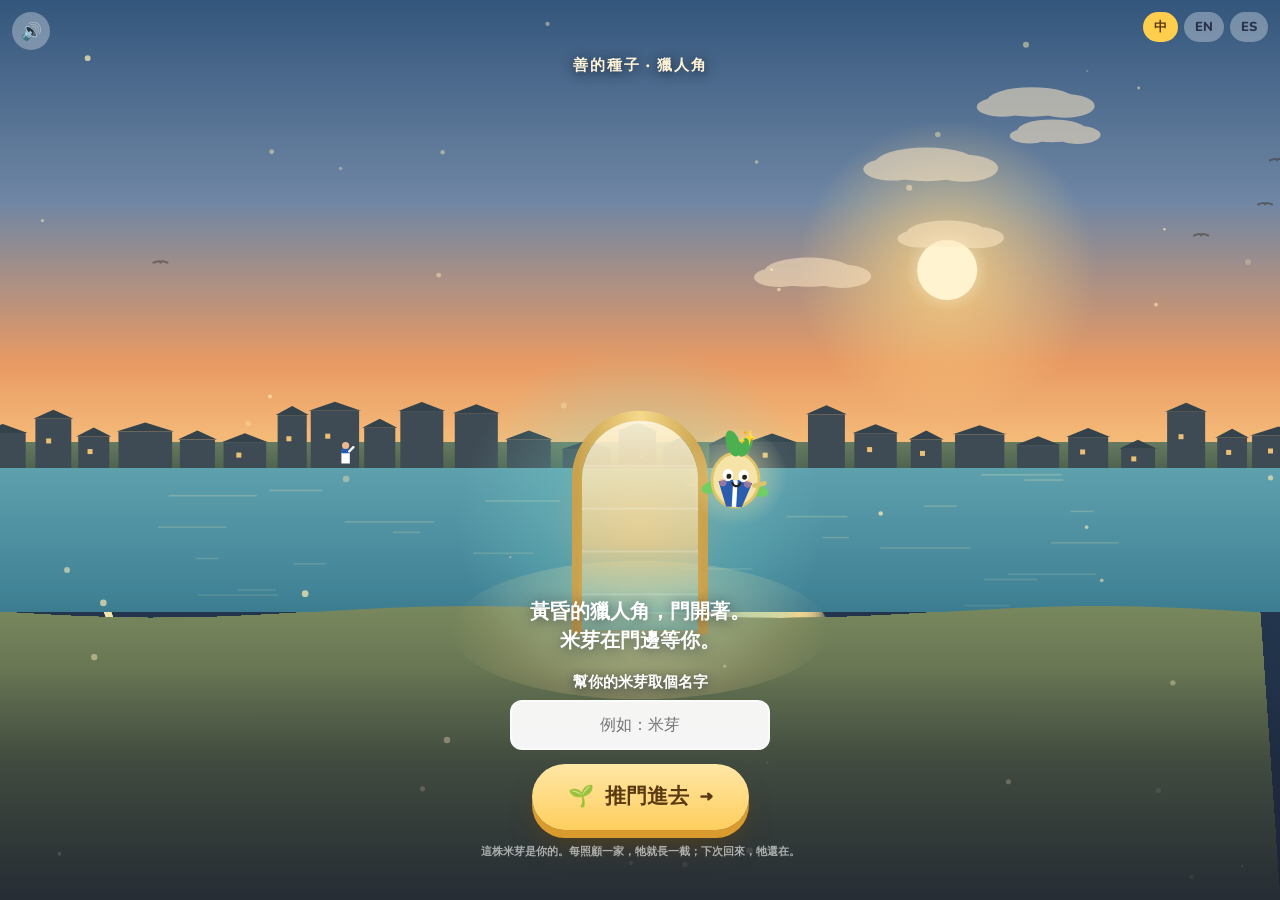
<file: index.html>
<!DOCTYPE html>
<html lang="zh-Hant">
<head>
<meta charset="UTF-8" />
<meta name="viewport" content="width=device-width, initial-scale=1.0, maximum-scale=1.0, user-scalable=no, viewport-fit=cover" />
<!-- Google Analytics (GA4) -->
<script async src="https://www.googletagmanager.com/gtag/js?id=G-555NV31SNC"></script>
<script>window.dataLayer=window.dataLayer||[];function gtag(){dataLayer.push(arguments);}gtag('js',new Date());gtag('config','G-555NV31SNC');</script>
<title>善的種子 · 獵人角 · Seeds of Kindness</title>
<meta name="description" content="善的種子 — 獵人角邁向第二十年的陪伴。第一關：關懷之夜 / Care at Dusk." />
<link rel="preconnect" href="https://fonts.googleapis.com" />
<link href="https://fonts.googleapis.com/css2?family=Baloo+2:wght@600;700;800&family=Nunito:wght@600;700;800&display=swap" rel="stylesheet" />
<link rel="stylesheet" href="src/css/style.css" />
</head>
<body>

<!-- 語言切換 + 靜音 -->
<div class="lang">
  <button data-l="zh">中</button>
  <button data-l="en">EN</button>
  <button data-l="es">ES</button>
</div>
<button id="mute" aria-label="mute">🔊</button>

<!-- ============ 永久玻璃浮層 HUD（嵌畫框四角；hub/關卡顯示） ============ -->
<div id="hudTime" class="ghud hidden"></div>
<div id="hudCoins" class="ghud hidden"></div>
<!-- 竹筒（投幣） -->
<div id="bamboo" class="hidden">
  <div id="bambooTube"><span id="bambooFill"></span><span id="bambooIco">🎍</span></div>
  <div id="bambooCount"></div>
  <button id="pourBtn" class="hidden"></button>
</div>
<!-- 永久金圈米芽（住在金色天使光圈裡，延續到結尾/hub，永不歸零） -->
<div id="sproutRing" class="hidden">
  <div class="ring-halo"></div>
  <div id="sproutPlant"></div>
  <div id="sproutStageName"></div>
</div>

<!-- ============ 善的任意門 · 開場動畫（純 Canvas） ============ -->
<section id="opening" class="screen">
  <canvas id="doorCanvas"></canvas>
  <div class="door-kicker" id="opKicker">善的種子 · 獵人角</div>
  <div class="door-ui">
    <div class="door-invite" id="opInvite"></div>
    <div class="door-name" id="opName">
      <label id="opNameLabel" for="sproutName">幫你的米芽取個名字</label>
      <input id="sproutName" type="text" maxlength="16" />
    </div>
    <div class="door-welcome hidden" id="opWelcome"></div>
    <button class="enter" id="beginBtn"><span class="leaf">🌱</span><span id="beginTxt">推門進去</span><span class="arrow">→</span></button>
    <p class="door-note" id="opHint"></p>
    <button class="switch-link hidden" id="switchName"></button>
  </div>
</section>

<!-- ============ HUB / 白天獵人角地圖（節點散落地圖上） ============ -->
<section id="hub" class="screen hidden">
  <div id="mapStage">
    <div id="hubMap"></div>
    <div id="dawnVeil"></div>
    <div id="prosperityLayer"></div>
    <div id="greenLayer"></div>
    <div id="airLayer"></div>
    <div id="pearlLayer"></div>
    <div id="bloomLayer"></div>
    <div id="growthTree"></div>
    <div id="pinLayer"></div>
  </div>
  <div id="hubTop">
    <h2 id="hubTitle">獵人角</h2>
    <div id="hubSub"></div>
  </div>
  <div id="milestones" class="collapsed">
    <button id="msHandle"></button>
    <div id="msBody"></div>
  </div>
  <button id="hubGear" aria-label="menu">⚙️</button>
  <button id="hubHelp" aria-label="help">？</button>
  <a id="hubFeedback" class="fbCircle" aria-label="feedback">💬</a>
  <div id="hubMenu" class="hidden">
    <button id="miSwitch"></button>
    <button id="miReplay"></button>
    <button id="miRestart"></button>
  </div>
  <div id="helpPanel" class="hidden">
    <div class="help-card">
      <h3 id="helpTitle"></h3>
      <ul id="helpBody"></ul>
      <button id="helpClose"></button>
    </div>
  </div>
</section>

<!-- ============ 關卡 · 關懷之夜 ============ -->
<div id="level">
  <!-- HUD：固定最上一條 -->
  <div id="hudBar"></div>

  <!-- 舞台：場景永遠完整可見，介面不蓋它 -->
  <div id="stage">
    <div id="sceneImg"></div>
    <div id="skyWarm"></div>
    <div id="darkLayer"></div>
    <div id="coldLayer"></div>
    <div id="vignette"></div>
    <div id="glowLayer"></div>
    <div id="spotlight"></div>
    <div id="spotRing"></div>
    <div id="clueLayer"></div>
    <div id="toast"></div>
  </div>

  <!-- 最底部一條半透明窄面板，可收合 -->
  <div id="panel">
    <button id="panelTab" aria-label="toggle panel"><span id="panelChevron">▾</span></button>
    <div id="panelBody">
      <div class="prow">
        <div class="plabel" id="notesH">📝 觀察筆記</div>
        <div class="notes" id="notes"></div>
      </div>
      <div class="prow">
        <div class="plabel" id="shelfH">🧺 物資架</div>
        <div class="shelf" id="shelf"></div>
      </div>
      <div class="prow packrow">
        <div class="plabel" id="packH">🎁 關懷包</div>
        <div class="pack" id="pack"></div>
        <button id="sendBtn" disabled>送出</button>
      </div>
    </div>
  </div>
</div>

<!-- ============ 關2 · 環保小尖兵（會呼吸的動態關卡） ============ -->
<div id="level2">
  <div id="l2scene">
    <div id="l2before"></div>     <!-- 改造前（灰濛） -->
    <div id="l2after"></div>      <!-- 改造後切片（就地揭曉，JS 注入） -->
    <div id="l2bloom"></div>      <!-- 全街綻放慶祝 -->
    <div id="l2fog"></div>        <!-- 飄移的霧 -->
    <div id="l2dust"></div>       <!-- 空氣光塵 -->
    <div id="l2birds"></div>      <!-- 偶爾飛過的鳥 -->
    <div id="l2dolls"></div>      <!-- 街越乾淨、社區越多人走出來（純氛圍） -->
    <div id="l2spots"></div>      <!-- 會發光的待整理點 -->
  </div>
  <div id="l2top">
    <div id="l2title"></div>
    <button id="l2leave"></button>
  </div>
  <div id="l2intro"></div>
  <div id="l2items"></div>
  <div id="l2bins"></div>
  <div id="l2end" class="hidden">
    <div class="card">
      <h1 id="l2endTitle"></h1>
      <div id="l2plant" class="endplant"></div>
      <p id="l2endLine" class="endwarm"></p>
      <div id="l2reward" class="endreward"></div>
      <div class="row">
        <button class="btn" id="l2again"></button>
        <button class="btn blue" id="l2hub"></button>
        <a class="btn fbBtn" id="l2fb"></a>
      </div>
    </div>
  </div>
</div>

<!-- ============ 關3 · 幸福校園 畢業感恩（感恩傳遞） ============ -->
<div id="level3">
  <div id="l3scene">
    <div id="l3sky"></div>
    <div id="l3bg"></div>
    <div id="l3soft"></div>
    <div id="l3sea"></div>
    <div id="l3kids"></div>
    <div id="l3petals"></div>
    <div id="l3egg"></div>
    <div id="l3hualien" class="hidden"></div>
    <div id="l3spots"></div>
    <div id="l3bloom"></div>
  </div>
  <div id="l3top">
    <div id="l3title"></div>
    <button id="l3leave"></button>
  </div>
  <div id="l3intro"></div>
  <div id="l3items"></div>
  <div id="l3targets"></div>
  <div id="l3end" class="hidden">
    <div class="card">
      <h1 id="l3endTitle"></h1>
      <div id="l3plant" class="endplant"></div>
      <p id="l3endLine" class="endwarm"></p>
      <div id="l3reward" class="endreward"></div>
      <div class="row">
        <button class="btn" id="l3again"></button>
        <button class="btn blue" id="l3hub"></button>
        <a class="btn fbBtn" id="l3fb"></a>
      </div>
    </div>
  </div>
</div>

<!-- ============ 關4 · 互助站「最後兩份」（resourceful_helper：問→湊→斡旋） ============ -->
<div id="level4">
  <div id="l4scene">
    <div id="l4bg"></div>        <!-- 互助站室內背景（載到才覆蓋漸層 fallback） -->
    <div id="l4soft"></div>      <!-- 柔光底＋暗角，主體清楚 -->
  </div>
  <div id="l4top">
    <div id="l4title"></div>
    <button id="l4leave"></button>
  </div>
  <!-- flex 直欄：物資（可換行）→ 客人 → 關懷包；不擋頂列/HUD，矮畫面也排得下 -->
  <div id="l4main">
    <!-- 上方：今天的物資（每樣自己一份；會變多 → 自動換行） -->
    <div id="l4pantryWrap">
      <div id="l4pantryHead"><span id="l4pantryLabel"></span></div>
      <div id="l4pantry"></div>
    </div>
    <!-- 中段：當前客人（圖＋對白＋多問一句） -->
    <div id="l4guest">
      <div id="l4guestArt"><div id="l4guestFig"></div></div>
      <div id="l4guestPanel">
        <div id="l4guestName"></div>
        <div id="l4dialogue"></div>
        <button id="l4askMore" class="l4mini hidden"></button>
      </div>
    </div>
    <!-- 下方：關懷包（湊）＋送出 -->
    <div id="l4bagWrap">
      <div id="l4bagHead"></div>
      <div id="l4bag"></div>
      <div id="l4actions"></div>   <!-- 送出關懷包，JS 注入 -->
    </div>
  </div>
  <!-- 稀缺時刻：送出含「最後一份新鮮、且別人也想要」時，必經此關（跳不過）。三個等價選項。 -->
  <div id="l4scarcity" class="hidden">
    <div class="l4sc-card">
      <div id="l4scLine" class="l4sc-line"></div>
      <div id="l4scOpts"></div>   <!-- 三個選項，JS 注入 -->
    </div>
  </div>
  <div id="l4end" class="hidden">
    <div class="card">
      <h1 id="l4endTitle"></h1>
      <div id="l4plant" class="endplant"></div>
      <p id="l4endLine" class="endwarm"></p>
      <p id="l4endQ" class="endwarm"></p>
      <p id="l4endHook" class="l4hook"></p>
      <div class="row">
        <button class="btn" id="l4again"></button>
        <button class="btn blue" id="l4hub"></button>
        <a class="btn fbBtn" id="l4fb"></a>
      </div>
    </div>
  </div>
</div>

<!-- ============ 結尾 · 天黑了 ============ -->
<section id="ending" class="screen hidden">
  <div class="bg" style="background-image:url('assets/images/rv_park_night.png')"></div>
  <div class="veil"></div>
  <div class="card">
    <h1 id="endTitle">天黑了</h1>
    <div id="endPlant" class="endplant"></div>
    <p id="endLine" style="font-size:14px;margin-top:8px"></p>
    <div class="big" id="endBig">0 / 5</div>
    <div id="endHomes" style="font-size:14px"></div>
    <div id="endSprout" style="font-size:14px;color:#bfe6c4;margin-top:10px"></div>
    <div id="endReward" class="endreward"></div>
    <p class="endwarm" id="endWarm"></p>
    <div class="row">
      <button class="btn" id="againBtn">再來一夜</button>
      <button class="btn blue" id="endHubBtn">回三福</button>
      <a class="btn fbBtn" id="endFb"></a>
    </div>
  </div>
</section>

<!-- ============ 靜心之門 Stillness Gate ============ -->
<section id="stillness" class="screen hidden">
  <canvas id="stillCanvas"></canvas>
  <button id="stillSkip" class="still-skip">略過 ›</button>
</section>

<!-- 資料 → i18n → 音效 → 開場動畫 → 引擎 -->
<script src="data/level1.js"></script>
<script src="data/config.js"></script>
<script src="src/js/i18n.js"></script>
<script src="src/js/audio.js"></script>
<script src="src/js/opening.js"></script>
<script src="src/js/game.js"></script>
</body>
</html>
</file>
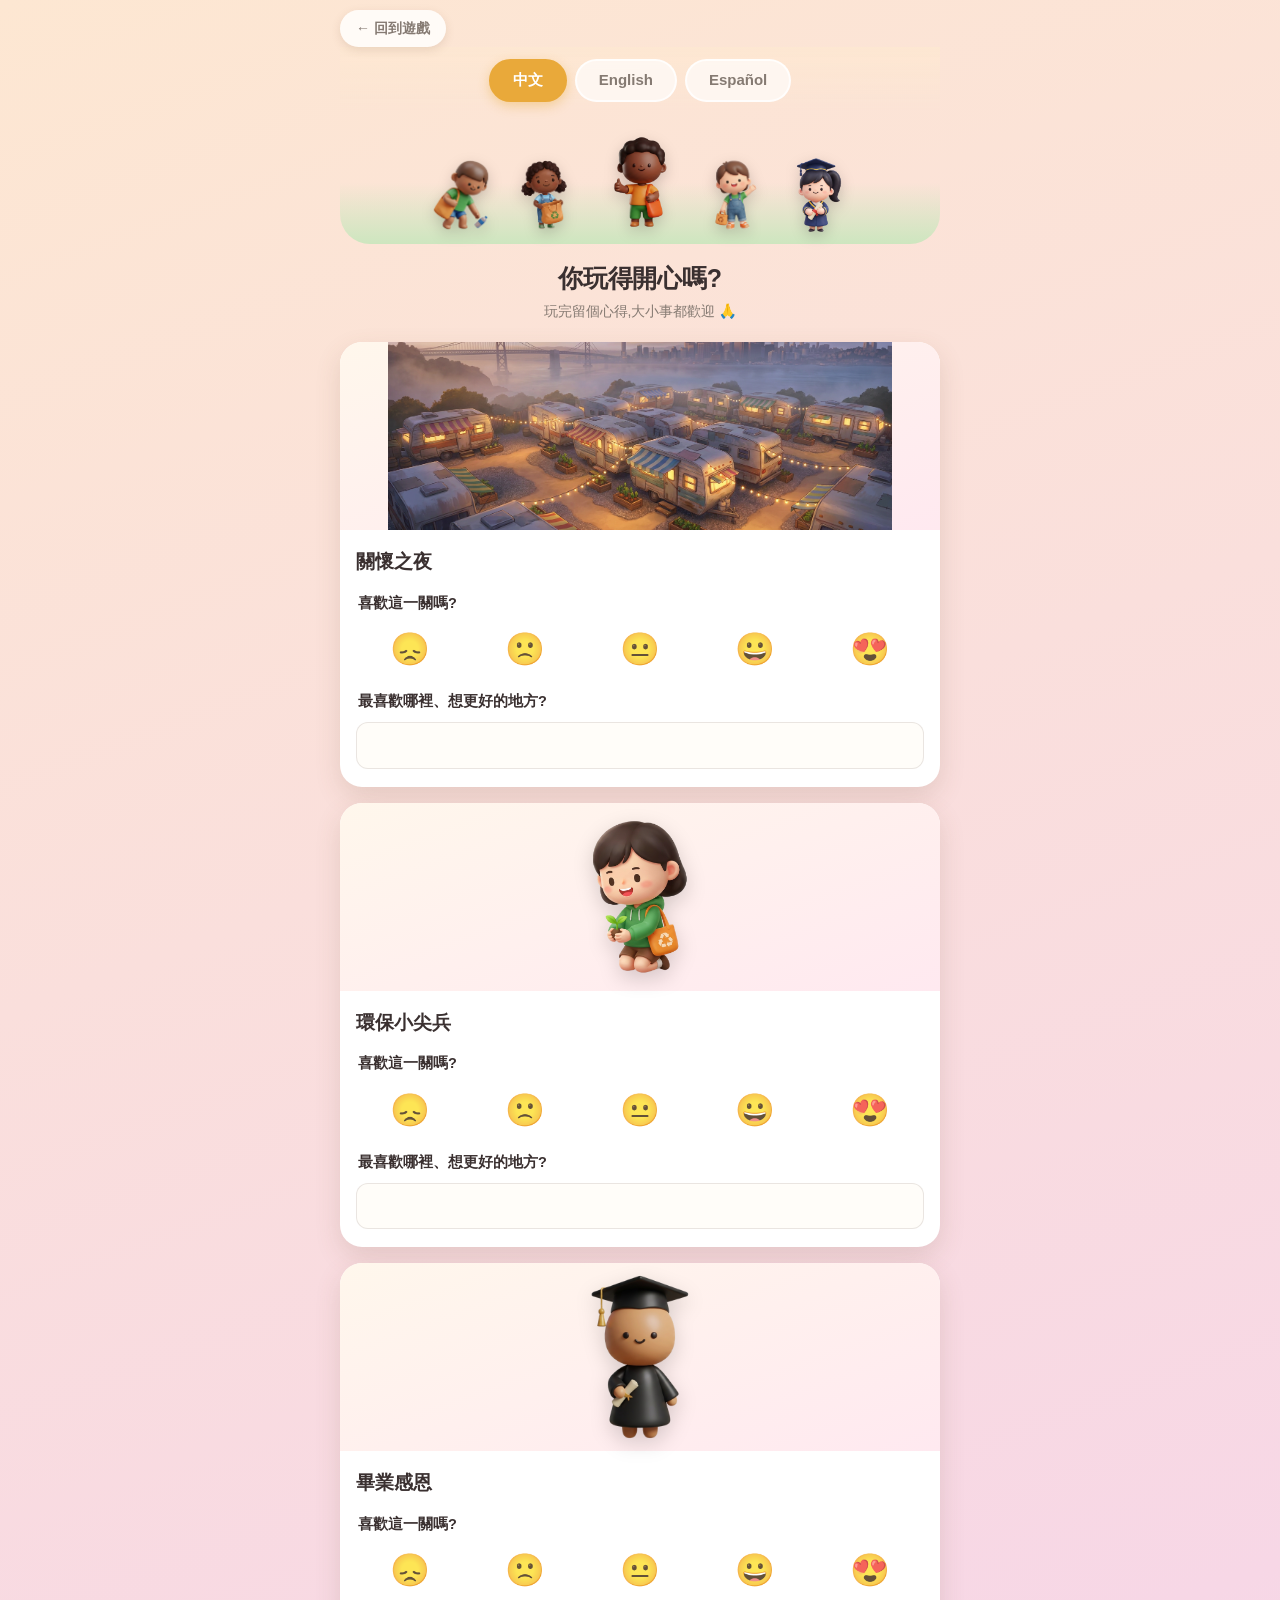
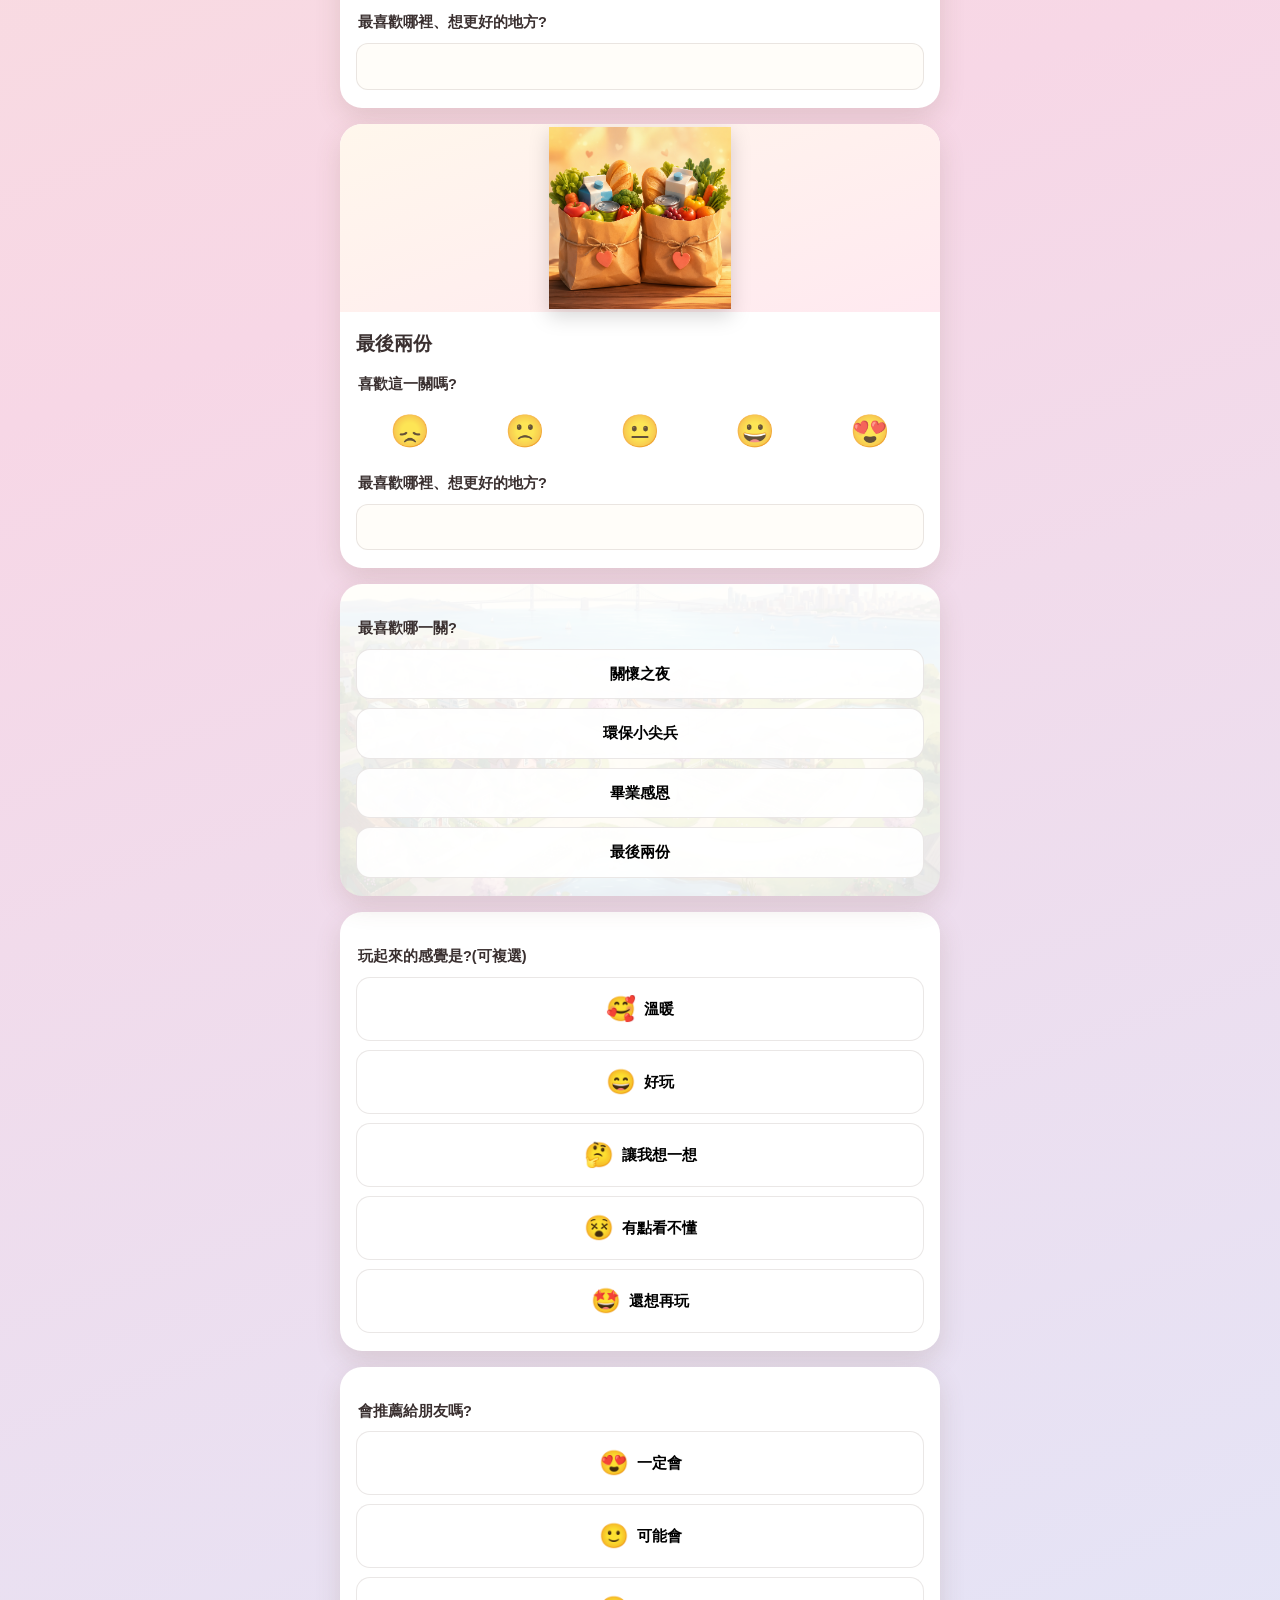
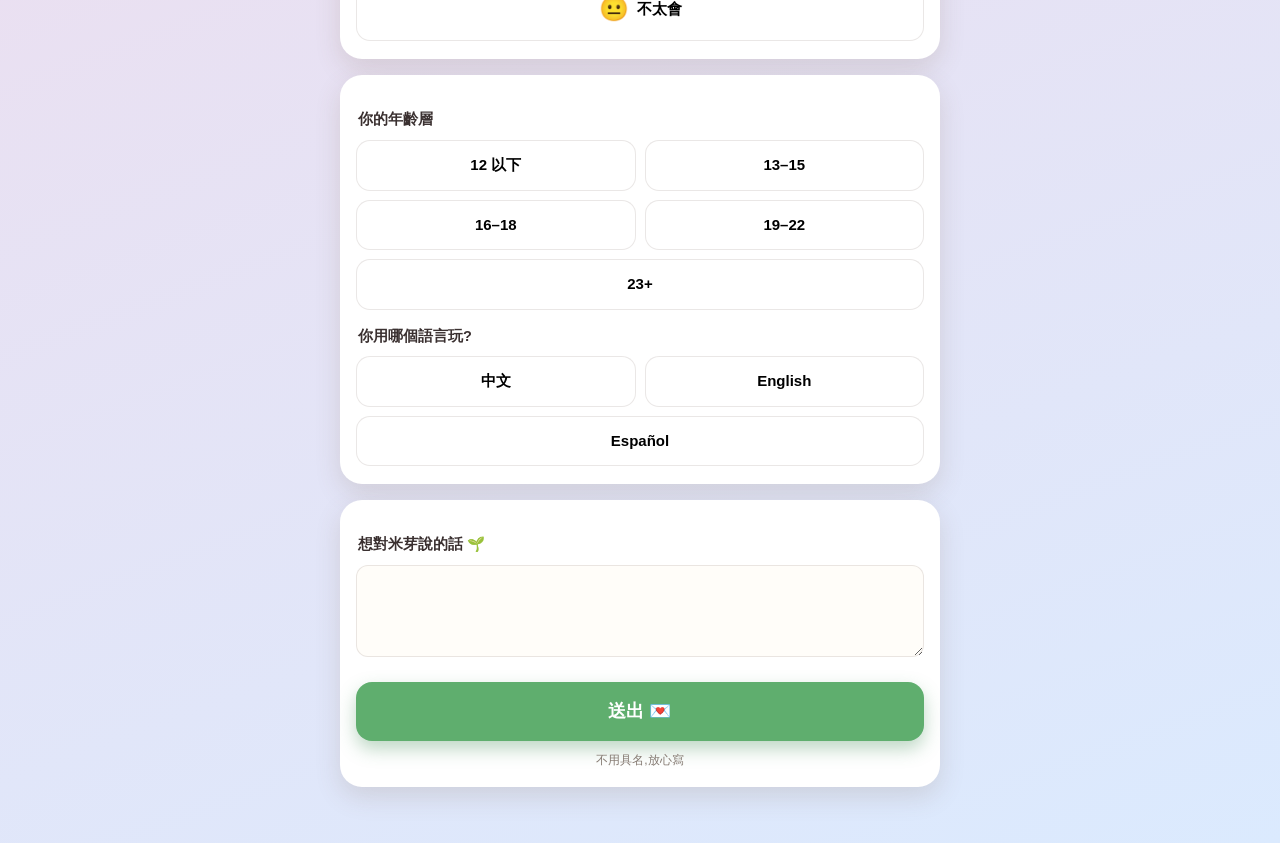
<file: feedback.html>
<!doctype html>
<html lang="zh-Hant">
<head>
<meta charset="utf-8">
<meta name="viewport" content="width=device-width, initial-scale=1, viewport-fit=cover">
<title>米芽 · 意見箱 · Miya Feedback</title>
<script async src="https://www.googletagmanager.com/gtag/js?id=G-555NV31SNC"></script>
<script>window.dataLayer=window.dataLayer||[];function gtag(){dataLayer.push(arguments);}gtag('js',new Date());gtag('config','G-555NV31SNC');</script>
<style>
  :root{
    --sky1:#fde7d2; --sky2:#f7d7e6; --sky3:#dbeafe; --grass:#cde6bf;
    --card:#ffffff; --ink:#3a3030; --ink-soft:#857a72;
    --green:#5fae6e; --green-d:#3f8a52; --gold:#e9a93a;
    --line:rgba(80,60,50,.12); --shadow:0 10px 26px rgba(120,90,60,.16);
  }
  *{box-sizing:border-box;-webkit-tap-highlight-color:transparent;}
  html,body{margin:0;padding:0;}
  body{font-family:"Noto Sans TC","PingFang TC",-apple-system,BlinkMacSystemFont,"Segoe UI",sans-serif;
    color:var(--ink);line-height:1.5;-webkit-font-smoothing:antialiased;
    background:linear-gradient(160deg,var(--sky1),var(--sky2) 45%,var(--sky3));min-height:100vh;
    padding:0 16px calc(40px + env(safe-area-inset-bottom));}
  .wrap{max-width:600px;margin:0 auto;}
  /* language toggle */
  .lang{position:sticky;top:0;z-index:20;display:flex;gap:8px;justify-content:center;
    padding:12px 0 8px;background:linear-gradient(180deg,var(--sky1),rgba(253,231,210,.0));}
  .lang button{border:2px solid rgba(255,255,255,.8);background:rgba(255,255,255,.65);color:var(--ink-soft);
    font:inherit;font-weight:800;font-size:15px;padding:8px 22px;border-radius:999px;cursor:pointer;backdrop-filter:blur(4px);}
  .lang button.on{background:var(--gold);color:#fff;border-color:var(--gold);box-shadow:0 4px 12px rgba(233,169,58,.4);}
  /* welcome */
  .welcome{display:flex;align-items:flex-end;justify-content:center;gap:1px;margin:6px 0 0;
    padding:12px 4px 8px;background:linear-gradient(180deg,transparent 52%,var(--grass));border-radius:0 0 30px 30px;}
  .welcome img{width:clamp(54px,17vw,82px);height:auto;object-fit:contain;filter:drop-shadow(0 5px 7px rgba(0,0,0,.18));}
  .welcome img.big{width:clamp(74px,23vw,108px);}
  header{text-align:center;padding:8px 8px 4px;}
  h1{font-size:25px;font-weight:800;margin:8px 0 4px;letter-spacing:-.01em;}
  .sub{color:var(--ink-soft);font-size:14px;margin:0;}
  .card{background:var(--card);border-radius:22px;box-shadow:var(--shadow);padding:0 0 18px;margin:16px 0;overflow:hidden;}
  .cardimg{height:188px;display:flex;align-items:center;justify-content:center;
    background:linear-gradient(160deg,#fff7ec,#ffe9f0);}
  .cardimg img{max-height:182px;max-width:84%;object-fit:contain;filter:drop-shadow(0 7px 10px rgba(0,0,0,.16));}
  .cardimg.wide img{width:100%;height:188px;max-height:none;object-fit:cover;filter:none;}
  .body{padding:6px 16px 0;}
  .gt{font-size:19px;font-weight:800;margin:12px 0 0;}
  .q{font-size:14.5px;font-weight:700;margin:16px 2px 9px;}
  .faces{display:flex;justify-content:space-between;gap:6px;}
  .faces button{flex:1;font-size:32px;background:none;border:2px solid transparent;border-radius:14px;
    padding:8px 0;cursor:pointer;line-height:1;opacity:.82;transition:transform .12s,opacity .12s,background .12s;}
  .faces button:active{transform:scale(.9);}
  .faces button.sel{background:#fff6e6;border-color:var(--gold);transform:scale(1.14);opacity:1;}
  textarea,input[type=text]{width:100%;border:1.5px solid var(--line);border-radius:12px;font:inherit;font-size:15px;
    padding:11px 12px;resize:vertical;background:#fffdf9;}
  textarea:focus,input:focus{outline:2px solid var(--gold);outline-offset:1px;}
  /* favorite card with faint background */
  .favcard{position:relative;overflow:hidden;}
  .favcard::before{content:"";position:absolute;inset:0;
    background:url('https://aadl11.github.io/kindness-seeds-/assets/images/KS_hunters_point_map.png') center/cover;
    opacity:.14;}
  .favcard .body{position:relative;}
  .chips{display:flex;flex-direction:column;gap:9px;}
  .chips button{border:1.5px solid var(--line);background:rgba(255,255,255,.92);font:inherit;font-weight:800;font-size:15px;
    padding:13px 16px;border-radius:14px;cursor:pointer;text-align:center;}
  .chips button.sel{background:var(--green);color:#fff;border-color:var(--green);}
  /* 一指點大顆選項：情緒（可複選）大 emoji；年齡兩欄換行 */
  .chips button .em{font-size:24px;margin-right:8px;vertical-align:-3px;}
  .chips.wrap{flex-direction:row;flex-wrap:wrap;}
  .chips.wrap button{flex:1 1 44%;}
  .send{display:block;width:100%;margin:18px 0 0;background:var(--green);color:#fff;border:none;font:inherit;
    font-weight:800;font-size:18px;padding:16px;border-radius:16px;cursor:pointer;box-shadow:0 8px 18px rgba(63,138,82,.34);}
  .send:active{transform:translateY(1px);}
  .hint{text-align:center;color:var(--ink-soft);font-size:12px;margin:10px 2px 0;}
  .thanks{position:fixed;inset:0;background:linear-gradient(160deg,var(--sky1),var(--sky3));display:none;
    flex-direction:column;align-items:center;justify-content:center;text-align:center;padding:30px;z-index:60;}
  .thanks.show{display:flex;animation:fade .5s ease;}
  @keyframes fade{from{opacity:0;}to{opacity:1;}}
  .thanks .bloom{font-size:88px;animation:pop .6s cubic-bezier(.2,1.4,.4,1);}
  @keyframes pop{0%{transform:scale(0) rotate(-18deg);}100%{transform:scale(1);}}
  .thanks h2{font-size:26px;margin:14px 0 6px;}
  .thanks p{color:var(--ink-soft);font-size:15px;margin:0;}
  .thanks .back{display:inline-block;margin-top:24px;background:var(--green);color:#fff;text-decoration:none;
    font-weight:800;font-size:16px;padding:13px 28px;border-radius:14px;box-shadow:0 8px 18px rgba(63,138,82,.34);}
  .topback{position:sticky;top:0;z-index:30;align-self:flex-start;display:inline-flex;align-items:center;
    margin:10px 0 0;padding:8px 16px;border:none;border-radius:999px;cursor:pointer;
    background:rgba(255,255,255,.82);color:var(--ink-soft);font:inherit;font-weight:800;font-size:14px;
    box-shadow:0 3px 10px rgba(120,90,60,.15);backdrop-filter:blur(4px);}
  @media(prefers-reduced-motion:reduce){*{animation:none!important;transition:none!important;}}
</style>
</head>
<body>
<div class="wrap">
  <button type="button" class="topback" data-t="back2" onclick="backToGame()">← 回到遊戲</button>
  <div class="lang">
    <button data-lang="zh" class="on">中文</button>
    <button data-lang="en">English</button>
    <button data-lang="es">Español</button>
  </div>

  <div class="welcome">
    <img src="https://aadl11.github.io/kindness-seeds-/assets/images/ranger_pickup.png" alt="">
    <img src="https://aadl11.github.io/kindness-seeds-/assets/images/ranger_bagopen_brown.png" alt="">
    <img class="big" src="https://aadl11.github.io/kindness-seeds-/assets/images/ranger_thumbsup_deep.png" alt="">
    <img src="https://aadl11.github.io/kindness-seeds-/assets/images/ranger_wave.png" alt="">
    <img src="https://aadl11.github.io/kindness-seeds-/assets/images/grad_kid_asia_girl.png" alt="">
  </div>

  <header>
    <h1 data-t="fun">你玩得開心嗎?</h1>
    <p class="sub" data-t="sub">玩完留個心得,大小事都歡迎 🙏</p>
  </header>

  <div class="card">
    <div class="cardimg wide"><img src="https://aadl11.github.io/kindness-seeds-/assets/images/rv_park_dusk.png" alt=""></div>
    <div class="body">
      <div class="gt" data-t="g1">關懷之夜</div>
      <div class="q" data-t="like">喜歡這一關嗎?</div>
      <div class="faces" data-rate="dusk"></div>
      <div class="q" data-t="part">最喜歡哪裡、想更好的地方?</div>
      <input type="text" data-note="dusk">
    </div>
  </div>

  <div class="card">
    <div class="cardimg"><img src="https://aadl11.github.io/kindness-seeds-/assets/images/ranger_plant_asia.png" alt=""></div>
    <div class="body">
      <div class="gt" data-t="g2">環保小尖兵</div>
      <div class="q" data-t="like">喜歡這一關嗎?</div>
      <div class="faces" data-rate="eco"></div>
      <div class="q" data-t="part">最喜歡哪裡、想更好的地方?</div>
      <input type="text" data-note="eco">
    </div>
  </div>

  <div class="card">
    <div class="cardimg"><img src="https://aadl11.github.io/kindness-seeds-/assets/images/grad_kid_tan.png" alt=""></div>
    <div class="body">
      <div class="gt" data-t="g3">畢業感恩</div>
      <div class="q" data-t="like">喜歡這一關嗎?</div>
      <div class="faces" data-rate="grad"></div>
      <div class="q" data-t="part">最喜歡哪裡、想更好的地方?</div>
      <input type="text" data-note="grad">
    </div>
  </div>

  <div class="card">
    <div class="cardimg"><img src="https://aadl11.github.io/kindness-seeds-/assets/images/last2_packages.png" alt=""></div>
    <div class="body">
      <div class="gt" data-t="g4">最後兩份</div>
      <div class="q" data-t="like">喜歡這一關嗎?</div>
      <div class="faces" data-rate="last2"></div>
      <div class="q" data-t="part">最喜歡哪裡、想更好的地方?</div>
      <input type="text" data-note="last2">
    </div>
  </div>

  <div class="card favcard"><div class="body" style="padding-top:18px">
    <div class="q" data-t="fav">最喜歡哪一關?</div>
    <div class="chips" data-fav>
      <button data-v="關懷之夜" data-t="g1">關懷之夜</button>
      <button data-v="環保小尖兵" data-t="g2">環保小尖兵</button>
      <button data-v="畢業感恩" data-t="g3">畢業感恩</button>
      <button data-v="The Last Two" data-t="g4">最後兩份</button>
    </div>
  </div></div>

  <div class="card"><div class="body" style="padding-top:18px">
    <div class="q" data-t="feel">玩起來的感覺是?(可複選)</div>
    <div class="chips" data-feel>
      <button data-v="🥰 Warm"><span class="em">🥰</span><span data-t="feelW">溫暖</span></button>
      <button data-v="😄 Fun"><span class="em">😄</span><span data-t="feelF">好玩</span></button>
      <button data-v="🤔 Made me think"><span class="em">🤔</span><span data-t="feelT">讓我想一想</span></button>
      <button data-v="😵 Confusing"><span class="em">😵</span><span data-t="feelC">有點看不懂</span></button>
      <button data-v="🤩 Want more"><span class="em">🤩</span><span data-t="feelM">還想再玩</span></button>
    </div>
  </div></div>

  <div class="card"><div class="body" style="padding-top:18px">
    <div class="q" data-t="rec">會推薦給朋友嗎?</div>
    <div class="chips" data-rec>
      <button data-v="😍 Definitely"><span class="em">😍</span><span data-t="recD">一定會</span></button>
      <button data-v="🙂 Maybe"><span class="em">🙂</span><span data-t="recM">可能會</span></button>
      <button data-v="😐 Not really"><span class="em">😐</span><span data-t="recN">不太會</span></button>
    </div>
  </div></div>

  <div class="card"><div class="body" style="padding-top:18px">
    <div class="q" data-t="age">你的年齡層</div>
    <div class="chips wrap" data-age>
      <button data-v="Under 12" data-t="ageA">12 以下</button>
      <button data-v="13–15" data-t="ageB">13–15</button>
      <button data-v="16–18" data-t="ageC">16–18</button>
      <button data-v="19–22" data-t="ageD">19–22</button>
      <button data-v="23+" data-t="ageE">23+</button>
    </div>
    <div class="q" data-t="langq">你用哪個語言玩?</div>
    <div class="chips wrap" data-langq>
      <button data-v="中文">中文</button>
      <button data-v="English">English</button>
      <button data-v="Español">Español</button>
    </div>
  </div></div>

  <div class="card"><div class="body" style="padding-top:18px">
    <div class="q" data-t="say">想對米芽說的話 🌱</div>
    <textarea data-say rows="3"></textarea>
    <button class="send" data-t="send">送出 💌</button>
    <p class="hint" data-t="hint">不用具名,放心寫</p>
  </div></div>
</div>

<div class="thanks" id="thanks">
  <div class="bloom">🌷</div>
  <h2 data-t="tyt">謝謝你!</h2>
  <p data-t="typ">你的心意,米芽收到了 🌱</p>
  <a class="back" data-t="back" href="https://aadl11.github.io/kindness-seeds-/">← 回到米芽</a>
</div>

<script>
/* 回饋進你的 Google 表單（收在試算表，不進信箱）。用「取得預先填入的連結」拿這些值。
   注意：所有 data-v（送出的後臺值）必須和 Google 表單裡的選項字串「完全一致」（含 emoji 與空格），
   對不上會被表單丟棄。要改值，直接改 HTML 裡各按鈕的 data-v 即可。 */
const FORM={action:"https://docs.google.com/forms/d/e/1FAIpQLScKNF-Zf4MCRWkgPi8QtvzAM-bjwyX4MUyQxSX6hhBUyjPyPg/formResponse",
  rate_dusk:"entry.1512668895",note_dusk:"entry.1210453746",
  rate_eco:"entry.1299571165",note_eco:"entry.1619848509",
  rate_grad:"entry.1405941511",note_grad:"entry.477412929",
  rate_last2:"entry.1222687655",note_last2:"entry.2143973026",
  fav:"entry.2064432295",feel:"entry.1328239687",rec:"entry.142760202",
  age:"entry.249674229",lang:"entry.40713450",say:"entry.1867267801"};
const T={
 zh:{fun:"你玩得開心嗎?",sub:"玩完留個心得,大小事都歡迎 🙏",g1:"關懷之夜",g2:"環保小尖兵",g3:"畢業感恩",g4:"最後兩份",
   like:"喜歡這一關嗎?",part:"最喜歡哪裡、想更好的地方?",fav:"最喜歡哪一關?",
   feel:"玩起來的感覺是?(可複選)",feelW:"溫暖",feelF:"好玩",feelT:"讓我想一想",feelC:"有點看不懂",feelM:"還想再玩",
   rec:"會推薦給朋友嗎?",recD:"一定會",recM:"可能會",recN:"不太會",
   age:"你的年齡層",ageA:"12 以下",ageB:"13–15",ageC:"16–18",ageD:"19–22",ageE:"23+",
   langq:"你用哪個語言玩?",say:"想對米芽說的話 🌱",
   send:"送出 💌",hint:"不用具名,放心寫",tyt:"謝謝你!",typ:"你的心意,米芽收到了 🌱",back2:"← 回到遊戲",back:"← 回到米芽"},
 en:{fun:"Did you have fun?",sub:"Played it? Tell us anything 🙏",g1:"Care at Dusk",g2:"Eco Rangers",g3:"Graduation",g4:"The Last Two",
   like:"Did you like it?",part:"Favorite part, or anything to improve?",fav:"Favorite level?",
   feel:"How did it make you feel? (pick any)",feelW:"Warm",feelF:"Fun",feelT:"Made me think",feelC:"Confusing",feelM:"Want more",
   rec:"Would you recommend it to friends?",recD:"Definitely",recM:"Maybe",recN:"Not really",
   age:"Age group",ageA:"Under 12",ageB:"13–15",ageC:"16–18",ageD:"19–22",ageE:"23+",
   langq:"Which language did you play in?",say:"Anything else for Miya 🌱",
   send:"Send 💌",hint:"No name needed",tyt:"Thank you!",typ:"Miya received your heart 🌱",back2:"← Back to the game",back:"← Back to Miya"},
 es:{fun:"¿Te divertiste?",sub:"¿Lo jugaste? Cuéntanos 🙏",g1:"Cuidado al Atardecer",g2:"Eco-guardianes",g3:"Graduación",g4:"Las Últimas Dos",
   like:"¿Te gustó?",part:"¿Parte favorita o por mejorar?",fav:"¿Nivel favorito?",
   feel:"¿Cómo te hizo sentir? (elige varios)",feelW:"Cálido",feelF:"Divertido",feelT:"Me hizo pensar",feelC:"Confuso",feelM:"Quiero más",
   rec:"¿Lo recomendarías a tus amigos?",recD:"Claro que sí",recM:"Quizás",recN:"No mucho",
   age:"Grupo de edad",ageA:"Menos de 12",ageB:"13–15",ageC:"16–18",ageD:"19–22",ageE:"23+",
   langq:"¿En qué idioma jugaste?",say:"¿Algo más para Miya 🌱?",
   send:"Enviar 💌",hint:"Sin nombre",tyt:"¡Gracias!",typ:"Miya recibió tu cariño 🌱",back2:"← Volver al juego",back:"← Volver con Miya"}};
const EM=["😞","🙁","😐","😀","😍"];const data={rate:{},fav:"",feel:[],rec:"",age:"",lang:""};
document.querySelectorAll('[data-rate]').forEach(row=>{const k=row.dataset.rate;
  EM.forEach((e,i)=>{const b=document.createElement('button');b.type='button';b.textContent=e;
    b.onclick=()=>{data.rate[k]=i+1;[...row.children].forEach(c=>c.classList.toggle('sel',c===b));};row.appendChild(b);});});
/* 單選群（fav / rec / age / langq）：三語顯示，但送出的一律是 data-v 的單一後臺值 */
function single(sel,key){document.querySelectorAll(sel+' button').forEach(b=>{
  b.onclick=()=>{data[key]=b.dataset.v;document.querySelectorAll(sel+' button').forEach(x=>x.classList.toggle('sel',x===b));};});}
single('[data-fav]','fav');single('[data-rec]','rec');single('[data-age]','age');single('[data-langq]','lang');
/* 複選（feel）：點了再點可取消；送出時同一個 entry 重複帶多個值 */
document.querySelectorAll('[data-feel] button').forEach(b=>{
  b.onclick=()=>{const v=b.dataset.v,i=data.feel.indexOf(v);
    if(i>=0){data.feel.splice(i,1);b.classList.remove('sel');}
    else{data.feel.push(v);b.classList.add('sel');}};});
function setLang(l){document.documentElement.lang=l;
  document.querySelectorAll('[data-t]').forEach(el=>{const v=T[l][el.dataset.t];if(v)el.textContent=v;});
  document.querySelectorAll('.lang button').forEach(b=>b.classList.toggle('on',b.dataset.lang===l));}
document.querySelectorAll('.lang button').forEach(b=>b.onclick=()=>setLang(b.dataset.lang));
var qlang=new URLSearchParams(location.search).get('lang');
const val=s=>{const el=document.querySelector(s);return el?el.value:'';};
document.querySelector('.send').onclick=()=>{const p=new URLSearchParams();
  const put=(id,v)=>{if(id&&id.indexOf('entry.A')!==0&&v!=='' &&v!=null)p.append(id,v);};
  put(FORM.rate_dusk,data.rate.dusk);put(FORM.note_dusk,val('[data-note=dusk]'));
  put(FORM.rate_eco,data.rate.eco);put(FORM.note_eco,val('[data-note=eco]'));
  put(FORM.rate_grad,data.rate.grad);put(FORM.note_grad,val('[data-note=grad]'));
  put(FORM.rate_last2,data.rate.last2);put(FORM.note_last2,val('[data-note=last2]'));
  put(FORM.fav,data.fav);
  data.feel.forEach(v=>p.append(FORM.feel,v));   // 複選：同一 entry 重複多值
  put(FORM.rec,data.rec);put(FORM.age,data.age);put(FORM.lang,data.lang);
  put(FORM.say,val('[data-say]'));
  try{if(FORM.action.startsWith('http'))fetch(FORM.action,{method:'POST',mode:'no-cors',body:p});}catch(e){}
  document.getElementById('thanks').classList.add('show');window.scrollTo(0,0);};
setLang(['zh','en','es'].indexOf(qlang)>=0?qlang:'zh');
/* 從遊戲帶來的 ?lang= 順手預選「你用哪個語言玩?」（玩家仍可改） */
(function(){const m={zh:'中文',en:'English',es:'Español'}[qlang];if(!m)return;
  document.querySelectorAll('[data-langq] button').forEach(b=>{if(b.dataset.v===m){data.lang=m;b.classList.add('sel');}});})();
// 優先用瀏覽器返回（回到玩家剛剛的遊戲狀態），否則回首頁
function backToGame(){
  if(history.length>1){ history.back(); }
  else{ location.href='https://aadl11.github.io/kindness-seeds-/'; }
}
// #thanks 一顯示，停留約 3 秒自動回遊戲（手動返回鈕仍保留）
new MutationObserver(()=>{
  if(document.getElementById('thanks').classList.contains('show')){
    setTimeout(backToGame, 3000);
  }
}).observe(document.getElementById('thanks'),{attributes:true,attributeFilter:['class']});
</script>
</body>
</html>
</file>
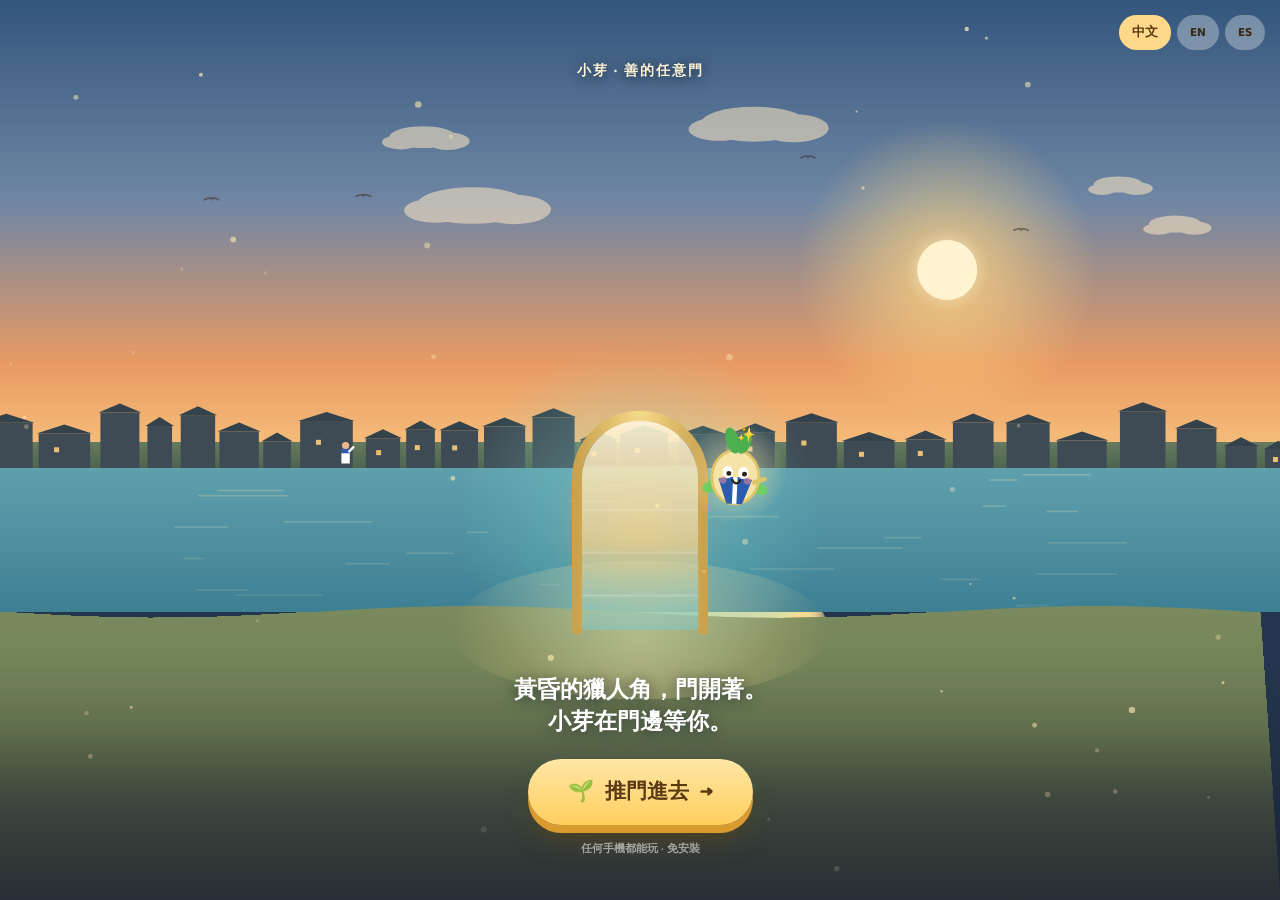
<file: original-opening-scene.html>
<!DOCTYPE html>
<html lang="zh-Hant">
<head>
<meta charset="UTF-8" />
<meta name="viewport" content="width=device-width, initial-scale=1.0, maximum-scale=1.0, user-scalable=no" />
<title>小芽 · 善的任意門</title>
<link rel="preconnect" href="https://fonts.googleapis.com">
<link rel="preconnect" href="https://fonts.gstatic.com" crossorigin>
<link href="https://fonts.googleapis.com/css2?family=Baloo+2:wght@500;600;700;800&family=Nunito:wght@600;700;800&display=swap" rel="stylesheet">
<style>
  *{margin:0;padding:0;box-sizing:border-box;-webkit-tap-highlight-color:transparent;}
  html,body{height:100%;overflow:hidden;background:#23364d;font-family:'Nunito',sans-serif;}
  #scene{display:block;position:fixed;inset:0;width:100%;height:100%;}

  /* language toggle */
  .lang{position:fixed;top:15px;right:15px;z-index:6;display:flex;gap:6px;}
  .lang button{font-family:'Baloo 2','Nunito',system-ui,-apple-system,'Segoe UI',sans-serif;font-weight:700;font-size:13px;border:none;cursor:pointer;
    padding:7px 13px;border-radius:999px;background:rgba(255,255,255,.32);color:#3a2a14;
    backdrop-filter:blur(4px);transition:background .2s;}
  .lang button.on{background:#ffd98a;color:#5a3a12;}

  /* invite UI */
  .ui{position:fixed;left:0;right:0;bottom:0;z-index:5;padding:0 26px 44px;
    display:flex;flex-direction:column;align-items:center;text-align:center;
    background:linear-gradient(to top, rgba(28,32,50,.80), rgba(28,32,50,.5) 45%, rgba(28,32,50,.12) 75%, transparent);}
  .kicker{position:fixed;top:60px;left:0;right:0;z-index:5;text-align:center;
    font-family:'Baloo 2','Nunito',system-ui,-apple-system,'Segoe UI',sans-serif;font-weight:700;font-size:14px;letter-spacing:2px;
    color:#fff3d6;text-transform:uppercase;text-shadow:0 2px 12px rgba(20,30,50,.85);
    opacity:0;animation:rise .8s ease .3s forwards;}
  .invite{font-family:'Baloo 2','Nunito',system-ui,-apple-system,'Segoe UI',sans-serif;font-weight:700;font-size:23px;line-height:1.4;color:#fff;
    margin:8px 0 20px;max-width:440px;text-shadow:0 2px 14px rgba(20,30,50,.6);
    opacity:0;animation:rise .8s ease .55s forwards;}
  .enter{font-family:'Baloo 2','Nunito',system-ui,-apple-system,'Segoe UI',sans-serif;font-weight:800;font-size:21px;border:none;cursor:pointer;
    color:#5a3a12;background:linear-gradient(180deg,#ffe7a6,#ffce5e);
    padding:16px 40px;border-radius:999px;display:flex;align-items:center;gap:11px;
    box-shadow:0 8px 0 #d99a2e, 0 18px 30px -10px rgba(120,70,0,.6);
    opacity:0;animation:rise .8s ease .8s forwards, glowpulse 2.6s ease-in-out 1.6s infinite;}
  .enter:active{transform:translateY(5px);box-shadow:0 3px 0 #d99a2e,0 10px 20px -10px rgba(120,70,0,.6);}
  .enter .arrow{font-size:18px;}
  .note{font-family:'Nunito';font-weight:700;font-size:11px;color:rgba(255,255,255,.55);
    margin-top:16px;opacity:0;animation:rise .8s ease 1.1s forwards;}
  @keyframes rise{from{opacity:0;transform:translateY(16px)}to{opacity:1;transform:translateY(0)}}
  @keyframes glowpulse{0%,100%{box-shadow:0 8px 0 #d99a2e,0 18px 30px -10px rgba(120,70,0,.6),0 0 0 0 rgba(255,221,140,.55)}
    50%{box-shadow:0 8px 0 #d99a2e,0 18px 34px -8px rgba(120,70,0,.6),0 0 0 14px rgba(255,221,140,0)}}
</style>
</head>
<body>
<canvas id="scene"></canvas>

<div class="lang">
  <button data-lang="zh" class="on">中文</button>
  <button data-lang="en">EN</button>
  <button data-lang="es">ES</button>
</div>

<div class="kicker" id="kicker">小芽 · 善的任意門</div>
<div class="ui">
  <div class="invite" id="invite"></div>
  <button class="enter" id="enter"><span class="leaf">🌱</span><span id="enterTxt"></span><span class="arrow">→</span></button>
  <div class="note" id="note"></div>
</div>

<script>
(() => {
  const T = {
    zh:{kicker:"小芽 · 善的任意門", invite:"黃昏的獵人角，門開著。<br>小芽在門邊等你。", enter:"推門進去", note:"任何手機都能玩 · 免安裝"},
    en:{kicker:"Sprout · The Kindness Door", invite:"Golden hour in Hunters Point.<br>Sprout's by the open door.", enter:"Step through", note:"Plays on any phone · no install"},
    es:{kicker:"Brote · La Puerta de la Bondad", invite:"Atardecer en Hunters Point.<br>Brote te espera en la puerta.", enter:"Cruzar la puerta", note:"Funciona en cualquier móvil · sin instalar"}
  };
  let lang='zh';
  function applyLang(){const t=T[lang];
    document.getElementById('kicker').textContent=t.kicker;
    document.getElementById('invite').innerHTML=t.invite;
    document.getElementById('enterTxt').textContent=t.enter;
    document.getElementById('note').textContent=t.note;
    document.querySelectorAll('.lang button').forEach(b=>b.classList.toggle('on',b.dataset.lang===lang));
    document.documentElement.lang = lang==='zh'?'zh-Hant':lang;}
  document.querySelectorAll('.lang button').forEach(b=>b.addEventListener('click',()=>{lang=b.dataset.lang;applyLang();}));

  const cv=document.getElementById('scene'), ctx=cv.getContext('2d');
  let W,H,DPR,t0=performance.now();
  function resize(){DPR=Math.min(devicePixelRatio||1,2);W=innerWidth;H=innerHeight;
    cv.width=W*DPR;cv.height=H*DPR;cv.style.width=W+'px';cv.style.height=H+'px';ctx.setTransform(DPR,0,0,DPR,0,0);buildStatic();}
  addEventListener('resize',resize);

  // horizon ~ 52% of height; door centered above it
  let clouds=[], gulls=[], motes=[], houses=[];
  function buildStatic(){
    clouds=[]; for(let i=0;i<5;i++)clouds.push({x:Math.random()*W,y:H*(.10+Math.random()*.22),s:.5+Math.random()*.8,v:3+Math.random()*5});
    gulls=[]; for(let i=0;i<4;i++)gulls.push({x:Math.random()*W,y:H*(.16+Math.random()*.2),v:8+Math.random()*7,ph:Math.random()*6});
    motes=[]; for(let i=0;i<46;i++)motes.push({x:Math.random()*W,y:Math.random()*H,r:1+Math.random()*2.4,v:6+Math.random()*12,drift:Math.random()*6,a:.25+Math.random()*.5});
    houses=[]; let hx=-20; const hy=H*.52; while(hx<W+30){const w=24+Math.random()*30,h=18+Math.random()*40;houses.push({x:hx,w,h,lit:Math.random()<.5});hx+=w+4+Math.random()*10;}
  }

  // ---- background: golden-hour Hunters Point (SWAPPABLE: replace this block with a Marble render <img>/<video>) ----
  function drawSky(){
    const g=ctx.createLinearGradient(0,0,0,H*.56);
    g.addColorStop(0,'#33567c');g.addColorStop(.4,'#6f86a4');g.addColorStop(.72,'#e89a63');g.addColorStop(1,'#ffd58a');
    ctx.fillStyle=g;ctx.fillRect(0,0,W,H*.56);
    // sun
    const sx=W*.74, sy=H*.30;
    const sg=ctx.createRadialGradient(sx,sy,6,sx,sy,150);
    sg.addColorStop(0,'rgba(255,247,210,.95)');sg.addColorStop(.25,'rgba(255,214,130,.6)');sg.addColorStop(1,'rgba(255,214,130,0)');
    ctx.fillStyle=sg;ctx.beginPath();ctx.arc(sx,sy,150,0,7);ctx.fill();
    ctx.fillStyle='#fff4cf';ctx.beginPath();ctx.arc(sx,sy,30,0,7);ctx.fill();
  }
  function drawClouds(dt){clouds.forEach(c=>{c.x+=c.v*dt;if(c.x-90*c.s>W)c.x=-90*c.s;
    ctx.fillStyle='rgba(255,232,196,.55)';
    ctx.beginPath();ctx.ellipse(c.x,c.y,46*c.s,15*c.s,0,0,7);ctx.ellipse(c.x+34*c.s,c.y+4,30*c.s,12*c.s,0,0,7);ctx.ellipse(c.x-30*c.s,c.y+5,26*c.s,10*c.s,0,0,7);ctx.fill();});}
  function drawGulls(dt,t){gulls.forEach(g=>{g.x+=g.v*dt;if(g.x>W+20)g.x=-20;
    const f=Math.sin(t*4+g.ph)*5;ctx.strokeStyle='rgba(60,50,40,.5)';ctx.lineWidth=2;ctx.lineCap='round';
    ctx.beginPath();ctx.moveTo(g.x-7,g.y+f);ctx.quadraticCurveTo(g.x,g.y-3+f,g.x,g.y+f);ctx.quadraticCurveTo(g.x,g.y-3+f,g.x+7,g.y+f);ctx.stroke();});}
  function drawBay(t){
    const by=H*.52, bh=H*.16;
    const g=ctx.createLinearGradient(0,by,0,by+bh);g.addColorStop(0,'#5fa0ad');g.addColorStop(1,'#3d7f93');
    ctx.fillStyle=g;ctx.fillRect(0,by,W,bh);
    // shimmer
    for(let i=0;i<26;i++){const y=by+6+ (i/26)*(bh-8);const w=(Math.sin(t*1.6+i*1.3)*.5+.5)*70+20;const x=W*.5+Math.sin(t*.7+i)*W*.35;
      ctx.fillStyle='rgba(255,236,180,'+(.10+.14*(1-i/26))+')';ctx.fillRect(x-w/2,y,w,1.6);}
  }
  function drawLand(){
    const hy=H*.52;
    // hill band
    const g=ctx.createLinearGradient(0,hy-30,0,hy);g.addColorStop(0,'#6a7d62');g.addColorStop(1,'#4f6450');
    ctx.fillStyle=g;ctx.fillRect(0,hy-26,W,26);
    // foreground ground
    const fy=H*.68;const fg=ctx.createLinearGradient(0,fy,0,H);fg.addColorStop(0,'#7a8a5e');fg.addColorStop(1,'#56663f');
    ctx.fillStyle=fg;ctx.beginPath();ctx.moveTo(0,fy);
    for(let x=0;x<=W;x+=30)ctx.lineTo(x,fy+Math.sin(x*.01)*6);ctx.lineTo(W,H);ctx.lineTo(0,H);ctx.closePath();ctx.fill();
    // houses on the far band
    houses.forEach(h=>{const baseY=hy;ctx.fillStyle='#3f4b54';ctx.fillRect(h.x,baseY-h.h,h.w,h.h);
      ctx.fillStyle='#33424b';ctx.beginPath();ctx.moveTo(h.x-2,baseY-h.h);ctx.lineTo(h.x+h.w/2,baseY-h.h-9);ctx.lineTo(h.x+h.w+2,baseY-h.h);ctx.closePath();ctx.fill();
      if(h.lit){ctx.fillStyle='rgba(255,206,120,.9)';ctx.fillRect(h.x+h.w*.3,baseY-h.h*.6,5,5);}});
  }

  function drawDoor(t){
    const cx=W*.5, baseY=H*.70, w=Math.min(W*.27,126), h=w*1.7, top=baseY-h;
    // light spill on ground
    const sp=ctx.createRadialGradient(cx,baseY,4,cx,baseY,w*1.5);
    sp.addColorStop(0,'rgba(255,224,150,.5)');sp.addColorStop(1,'rgba(255,224,150,0)');
    ctx.fillStyle=sp;ctx.beginPath();ctx.ellipse(cx,baseY,w*1.5,w*.55,0,0,7);ctx.fill();
    // outer glow (pulse)
    const pulse=.5+.5*Math.sin(t*1.8);
    ctx.save();
    const og=ctx.createRadialGradient(cx,baseY-h*.5,10,cx,baseY-h*.5,h*.85);
    og.addColorStop(0,'rgba(255,221,140,'+(.30+.12*pulse)+')');
    og.addColorStop(.5,'rgba(127,216,208,'+(.18+.08*pulse)+')');
    og.addColorStop(1,'rgba(127,216,208,0)');
    ctx.fillStyle=og;ctx.beginPath();ctx.arc(cx,baseY-h*.5,h*.85,0,7);ctx.fill();
    ctx.restore();
    // arch frame
    ctx.beginPath();
    ctx.moveTo(cx-w/2,baseY);ctx.lineTo(cx-w/2,top+w/2);
    ctx.arc(cx,top+w/2,w/2,Math.PI,0);ctx.lineTo(cx+w/2,baseY);
    const fg=ctx.createLinearGradient(cx-w/2,0,cx+w/2,0);
    fg.addColorStop(0,'#caa24e');fg.addColorStop(.5,'#f5d98a');fg.addColorStop(1,'#caa24e');
    ctx.strokeStyle=fg;ctx.lineWidth=10;ctx.lineJoin='round';ctx.stroke();
    // luminous interior
    ctx.save();
    ctx.beginPath();ctx.moveTo(cx-w/2+5,baseY);ctx.lineTo(cx-w/2+5,top+w/2);
    ctx.arc(cx,top+w/2,w/2-5,Math.PI,0);ctx.lineTo(cx+w/2-5,baseY);ctx.closePath();ctx.clip();
    const ig=ctx.createLinearGradient(0,top,0,baseY);
    ig.addColorStop(0,'rgba(255,247,220,'+(.85+.1*pulse)+')');
    ig.addColorStop(.6,'rgba(255,214,140,.7)');
    ig.addColorStop(1,'rgba(127,200,200,.55)');
    ctx.fillStyle=ig;ctx.fillRect(cx-w/2,top,w,h);
    // shimmer streaks inside
    for(let i=0;i<5;i++){const yy=top+((i+ (t*.1%1))/5)*h;ctx.fillStyle='rgba(255,255,255,.18)';ctx.fillRect(cx-w/2,yy,w,2);}
    ctx.restore();
  }

  function drawHelper(t){ // distant 藍天白雲 volunteer waving
    const x=W*.27, y=H*.515, s=.6; // on the far shore by the homes, not in the water
    ctx.save();ctx.translate(x,y);ctx.scale(s,s);
    ctx.fillStyle='#fff';ctx.fillRect(-7,-18,14,18);
    ctx.fillStyle='#2a5db0';ctx.fillRect(-7,-25,14,8);
    ctx.fillStyle='#e8b890';ctx.beginPath();ctx.arc(0,-30,6,0,7);ctx.fill();
    const wv=Math.sin(t*3)*.5;ctx.strokeStyle='#fff';ctx.lineWidth=4;ctx.lineCap='round';
    ctx.beginPath();ctx.moveTo(6,-20);ctx.lineTo(13,-30-wv*6);ctx.stroke();
    ctx.restore();
  }

  let blink=0;
  function drawSprout(t,dt){
    blink+=dt;
    const cx=W*.5+Math.min(W*.27,126)*.72, baseY=H*.55; // floating beside the door, clear of text
    const bob=Math.sin(t*1.6)*9;        // bigger, dreamier up-down float
    const sway=Math.sin(t*1.05)*5;      // gentle sideways drift
    const tilt=Math.sin(t*1.3)*0.06;    // slight rocking
    ctx.save();ctx.translate(cx+sway,baseY-26+bob);ctx.rotate(tilt);ctx.scale(1.12,1.12);
    // glow
    const gl=ctx.createRadialGradient(0,0,2,0,0,46);gl.addColorStop(0,'rgba(255,236,170,.55)');gl.addColorStop(1,'rgba(255,236,170,0)');
    ctx.fillStyle=gl;ctx.beginPath();ctx.arc(0,4,46,0,7);ctx.fill();
    // leaf wings
    const fl=Math.sin(t*9)*.3;ctx.fillStyle='#6fcf63';
    ctx.save();ctx.rotate(-.5+fl);ctx.beginPath();ctx.ellipse(-19,4,14,6,0,0,7);ctx.fill();ctx.restore();
    ctx.save();ctx.rotate(.5-fl);ctx.beginPath();ctx.ellipse(19,4,14,6,0,0,7);ctx.fill();ctx.restore();
    // body
    ctx.fillStyle='#f6e3a8';ctx.strokeStyle='#e0c46a';ctx.lineWidth=2.5;
    ctx.beginPath();ctx.ellipse(0,4,21,24,0,0,7);ctx.fill();ctx.stroke();
    // vest
    ctx.fillStyle='#2a5db0';ctx.beginPath();ctx.moveTo(-15,6);ctx.lineTo(-7,28);ctx.lineTo(7,28);ctx.lineTo(15,6);ctx.lineTo(8,4);ctx.lineTo(-8,4);ctx.closePath();ctx.fill();
    ctx.fillStyle='#fff';ctx.fillRect(-2,4,4,24);
    // sprout leaves on head
    ctx.fillStyle='#4caf50';
    ctx.save();ctx.translate(-1,-20);ctx.rotate(-.35);ctx.beginPath();ctx.ellipse(0,-9,6,12,0,0,7);ctx.fill();ctx.restore();
    ctx.save();ctx.translate(4,-20);ctx.rotate(.45);ctx.beginPath();ctx.ellipse(0,-7,5,10,0,0,7);ctx.fill();ctx.restore();
    // face
    const eo=(blink%3.2<.13)?1:5.5;
    ctx.fillStyle='#fff';ctx.beginPath();ctx.ellipse(-7,0,4.6,eo,0,0,7);ctx.ellipse(7,0,4.6,eo,0,0,7);ctx.fill();
    ctx.fillStyle='#2a2418';ctx.beginPath();ctx.arc(-6,1,2.2,0,7);ctx.arc(8,1,2.2,0,7);ctx.fill();
    ctx.fillStyle='rgba(255,150,150,.5)';ctx.beginPath();ctx.arc(-11,7,3.2,0,7);ctx.arc(11,7,3.2,0,7);ctx.fill();
    ctx.strokeStyle='#2a2418';ctx.lineWidth=2;ctx.beginPath();ctx.arc(1,6,3.5,.2,Math.PI-.2);ctx.stroke();
    // waving arm
    const wv=Math.sin(t*3.2)*.5;ctx.strokeStyle='#e0c46a';ctx.lineWidth=4;ctx.lineCap='round';
    ctx.beginPath();ctx.moveTo(17,8);ctx.lineTo(26,2-wv*7);ctx.stroke();
    // sparkle on leaf
    ctx.fillStyle='#ffd98a';ctx.font='13px serif';ctx.textAlign='center';ctx.fillText('✨',8,-30);
    ctx.restore();
  }

  function drawMotes(dt,t){motes.forEach(m=>{m.y-=m.v*dt;m.x+=Math.sin(t+m.drift)*8*dt;if(m.y<-5){m.y=H+5;m.x=Math.random()*W;}
    ctx.fillStyle='rgba(255,236,180,'+m.a+')';ctx.beginPath();ctx.arc(m.x,m.y,m.r,0,7);ctx.fill();});}

  let last=performance.now();
  function loop(now){const t=(now-t0)/1000;let dt=(now-last)/1000;last=now;if(dt>.05)dt=.05;
    drawSky();drawClouds(dt);drawGulls(dt,t);drawBay(t);drawLand();drawHelper(t);
    drawDoor(t);drawSprout(t,dt);drawMotes(dt,t);
    requestAnimationFrame(loop);}

  resize();applyLang();requestAnimationFrame(loop);

  document.getElementById('enter').addEventListener('click',()=>{
    const e=document.getElementById('enter');e.style.transition='transform .2s';e.style.transform='scale(.9)';
    setTimeout(()=>e.style.transform='',200);
  });
})();
</script>
</body>
</html>
</file>
<file: src/css/style.css>
/* =====================================================================
   善的種子 · 關懷之夜 — 樣式
   ===================================================================== */
:root{
  --ink:#1d2438;
  --cream:#fff7e8;
  --tzu:#2a5db0;            /* 志工藍天白雲 — 藍 */
  --tzu-soft:#e8f0fb;
  --gold:#ffce4d;
  --gold-deep:#d89a1f;
  --leaf:#5bbf6a;
  --leaf-deep:#2f8a3e;
  --warm:#ff9d4d;
  --panel:rgba(255,250,240,.94);
  --panel-dark:rgba(22,28,46,.82);
  --shadow:0 10px 30px rgba(15,20,40,.35);
}
*{margin:0;padding:0;box-sizing:border-box;-webkit-tap-highlight-color:transparent;}
html,body{height:100%;font-family:'Nunito','Noto Sans TC','PingFang TC',system-ui,sans-serif;
  background:#10131f;color:var(--ink);overflow:hidden;}
button{font-family:inherit;cursor:pointer;border:none;}
.hidden{display:none !important;}

/* ---------- 靜心之門 Stillness Gate ---------- */
#stillness{position:fixed;inset:0;z-index:50;background:#0e1626;overflow:hidden;}
#stillCanvas{display:block;width:100%;height:100%;}
.still-skip{position:fixed;top:14px;right:14px;z-index:52;font-family:'Baloo 2',Nunito,sans-serif;
  font-weight:800;font-size:14px;color:#5a3a12;background:rgba(255,236,170,.92);border:none;
  border-radius:999px;padding:8px 16px;cursor:pointer;box-shadow:0 3px 10px rgba(20,30,50,.3);}
.still-skip:active{transform:scale(.95);}
/* 冥想片刻：隱藏語言切換與靜音（被 canvas 蓋住又點不到，右上只留略過） */
body.screen-stillness .lang,
body.screen-stillness #mute{display:none !important;}

/* ---------- 通用全螢幕場景 ---------- */
.screen{position:fixed;inset:0;display:flex;align-items:center;justify-content:center;
  flex-direction:column;text-align:center;}
.bg{position:absolute;inset:0;background-size:cover;background-position:center;z-index:0;}

/* ---------- 語言切換 + 靜音 ---------- */
.lang{position:fixed;top:12px;right:12px;z-index:90;display:flex;gap:6px;}
.lang button{font-weight:800;font-size:13px;padding:6px 11px;border-radius:999px;
  background:rgba(255,255,255,.32);color:#27314a;backdrop-filter:blur(5px);}
.lang button.on{background:var(--gold);color:#5a3a12;}
#mute{position:fixed;top:12px;left:12px;z-index:90;width:38px;height:38px;border-radius:50%;
  background:rgba(255,255,255,.32);font-size:17px;backdrop-filter:blur(5px);}

/* ---------- 善的任意門 · 開場（Canvas 動畫 + 取名/歡迎回來） ---------- */
#opening{background:#23364d;}
#doorCanvas{position:absolute;inset:0;width:100%;height:100%;display:block;z-index:0;}
#opening .door-kicker{position:absolute;top:54px;left:0;right:0;z-index:5;text-align:center;
  font-family:'Baloo 2','Nunito',system-ui,sans-serif;font-weight:800;font-size:15px;letter-spacing:2px;
  color:#fff3d6;text-transform:uppercase;text-shadow:0 2px 12px rgba(20,30,50,.85);
  opacity:0;animation:doorRise .8s ease .3s forwards;}
#opening .door-ui{position:absolute;left:0;right:0;bottom:0;z-index:5;padding:0 22px 40px;
  display:flex;flex-direction:column;align-items:center;text-align:center;
  background:linear-gradient(to top,rgba(28,32,50,.82),rgba(28,32,50,.5) 45%,rgba(28,32,50,.12) 75%,transparent);}
.door-invite{font-family:'Baloo 2','Nunito',system-ui,sans-serif;font-weight:800;font-size:20px;line-height:1.45;
  color:#fff;margin:8px 0 16px;max-width:460px;text-shadow:0 2px 14px rgba(20,30,50,.6);
  opacity:0;animation:doorRise .8s ease .55s forwards;}
.door-name{display:flex;flex-direction:column;align-items:center;gap:8px;margin-bottom:14px;
  opacity:0;animation:doorRise .8s ease .7s forwards;}
.door-name label{color:#fff;font-weight:800;font-size:15px;text-shadow:0 2px 10px rgba(20,30,50,.6);}
.door-name input{width:260px;max-width:80vw;padding:12px 14px;border-radius:12px;
  border:2px solid rgba(255,255,255,.55);background:rgba(255,255,255,.94);
  font-size:16px;font-family:inherit;text-align:center;color:#27314a;}
.door-name input:focus{outline:none;border-color:#ffd98a;}
.door-welcome{font-family:'Baloo 2','Nunito',system-ui,sans-serif;font-weight:800;font-size:18px;
  color:#ffe6b0;margin-bottom:14px;text-shadow:0 2px 12px rgba(20,30,50,.7);
  opacity:0;animation:doorRise .8s ease .7s forwards;}
.enter{font-family:'Baloo 2','Nunito',system-ui,sans-serif;font-weight:800;font-size:21px;border:none;cursor:pointer;
  color:#5a3a12;background:linear-gradient(180deg,#ffe7a6,#ffce5e);
  padding:16px 36px;border-radius:999px;display:flex;align-items:center;gap:11px;
  box-shadow:0 8px 0 #d99a2e,0 18px 30px -10px rgba(120,70,0,.6);
  opacity:0;animation:doorRise .8s ease .8s forwards,doorGlow 2.6s ease-in-out 1.6s infinite;}
.enter:active{transform:translateY(5px);box-shadow:0 3px 0 #d99a2e,0 10px 20px -10px rgba(120,70,0,.6);}
.enter .arrow{font-size:18px;}
.door-note{font-family:'Nunito',sans-serif;font-weight:700;font-size:11px;color:rgba(255,255,255,.6);
  margin-top:14px;max-width:440px;line-height:1.5;opacity:0;animation:doorRise .8s ease 1.1s forwards;}
@keyframes doorRise{from{opacity:0;transform:translateY(16px);}to{opacity:1;transform:translateY(0);}}
@keyframes doorGlow{0%,100%{box-shadow:0 8px 0 #d99a2e,0 18px 30px -10px rgba(120,70,0,.6),0 0 0 0 rgba(255,221,140,.55);}
  50%{box-shadow:0 8px 0 #d99a2e,0 18px 34px -8px rgba(120,70,0,.6),0 0 0 14px rgba(255,221,140,0);}}
.card{position:relative;z-index:2;background:var(--panel);border-radius:22px;
  padding:26px 24px;max-width:380px;width:88%;box-shadow:var(--shadow);}
.card h1{font-size:26px;color:var(--ink);line-height:1.2;}
.card .sub{color:var(--gold-deep);font-weight:800;margin-top:4px;font-size:14px;}
.card .hint{font-size:13.5px;color:#54607a;line-height:1.6;margin:14px 0;}
.card label{display:block;font-weight:800;margin:8px 0 6px;color:var(--tzu);font-size:15px;}
.card input{width:100%;padding:12px 14px;border-radius:12px;border:2px solid var(--tzu-soft);
  font-size:16px;font-family:inherit;text-align:center;}
.card input:focus{outline:none;border-color:var(--tzu);}
.btn{display:inline-block;margin-top:16px;padding:13px 26px;border-radius:999px;font-weight:800;
  font-size:16px;background:linear-gradient(180deg,var(--gold),var(--gold-deep));color:#4a3007;
  box-shadow:0 6px 16px rgba(216,154,31,.4);}
.btn:active{transform:translateY(1px);}
.btn.blue{background:linear-gradient(180deg,#4c84d8,var(--tzu));color:#fff;
  box-shadow:0 6px 16px rgba(42,93,176,.4);}

/* ---------- HUB / 白天獵人角地圖（full-bleed cover） ---------- */
#hub{display:block;background:#0e1320;}
#hubTop{position:absolute;top:8px;left:0;right:0;z-index:30;text-align:center;pointer-events:none;}
#hubTop h2{font-size:20px;font-weight:800;color:#2a3550;text-shadow:0 1px 8px rgba(255,255,255,.7);}
#hubSub{font-size:12px;color:#3f5170;font-weight:700;text-shadow:0 1px 6px rgba(255,255,255,.6);}

/* 地圖完整顯示（contain）：四周留白用柔和天色漸層填，直式看起來乾淨刻意、不刺眼 */
#mapStage{position:absolute;inset:0;overflow:hidden;
  background:linear-gradient(180deg,#cfe6f4 0%,#e6f0ec 55%,#f6efe0 100%);}
#hubMap{position:absolute;inset:0;background-image:url('../../assets/images/KS_hunters_point_map.png');
  background-size:contain;background-repeat:no-repeat;background-position:center;z-index:0;transition:filter 1.2s ease;}
/* 敘事：起點黯淡（昔日深淵）→ 越玩越亮 */
#dawnVeil{position:absolute;inset:0;z-index:1;pointer-events:none;mix-blend-mode:multiply;
  background:linear-gradient(180deg,#3a3f63,#222a44);opacity:.5;transition:opacity 1.2s ease;}
/* 綠意（行善招甘霖→更綠） */
#greenLayer{position:absolute;inset:0;z-index:1;pointer-events:none;mix-blend-mode:soft-light;
  background:radial-gradient(120% 90% at 50% 80%, rgba(80,180,90,.7), rgba(80,180,90,0) 70%);opacity:.15;transition:opacity 1.2s ease;}
/* 空氣（霧霾；完成環保→清澈） */
#airLayer{position:absolute;inset:0;z-index:2;pointer-events:none;
  background:linear-gradient(180deg, rgba(150,150,160,.5), rgba(170,170,180,.2));opacity:.4;transition:opacity 1.2s ease;}
/* 珍珠柔光（高榮景） */
#pearlLayer{position:absolute;inset:0;z-index:4;pointer-events:none;mix-blend-mode:screen;
  background:radial-gradient(70% 55% at 50% 42%, rgba(255,250,235,.85), rgba(255,250,235,0) 72%);opacity:0;transition:opacity 1.4s ease;}
/* 全域榮景：完成越多越亮、越多花光；高完成度冒光束/彩虹 */
#prosperityLayer{position:absolute;inset:0;z-index:1;pointer-events:none;--prosper:0;}
#prosperityLayer::before{content:'';position:absolute;inset:0;
  background:radial-gradient(60% 45% at 52% 40%, rgba(255,236,150,.6), rgba(255,236,150,0) 70%);
  opacity:calc(var(--prosper)*0.9);transition:opacity 1s ease;}
#prosperityLayer.beams::after{content:'';position:absolute;left:50%;top:-10%;width:120%;height:80%;
  transform:translateX(-50%);pointer-events:none;
  background:conic-gradient(from 200deg at 50% 0%, rgba(255,244,190,0) 0deg, rgba(255,244,190,.5) 12deg, rgba(255,244,190,0) 24deg, rgba(255,244,190,0) 40deg, rgba(255,244,190,.4) 52deg, rgba(255,244,190,0) 64deg);
  opacity:.7;mix-blend-mode:screen;}
/* 高完成度：彩虹拱橋（取代光束 ::after，第一版視覺） */
#prosperityLayer.rainbow::after{
  background:radial-gradient(120% 115% at 50% 132%,
    transparent 47%, rgba(255,90,90,.32) 49%, rgba(255,180,60,.32) 52%,
    rgba(255,235,90,.30) 55%, rgba(120,215,120,.30) 58%, rgba(90,165,255,.30) 61%,
    rgba(170,110,230,.28) 64%, transparent 67%);
  opacity:.85;mix-blend-mode:screen;}
/* 完成的關 → 那一區開花變美 */
.bloom{position:absolute;transform:translate(-50%,-50%);z-index:2;pointer-events:none;border-radius:50%;
  background:radial-gradient(closest-side, rgba(120,210,120,.55), rgba(255,210,120,.35) 45%, rgba(140,220,140,0) 72%);
  animation:bloomIn .8s ease both, bloomGlow 3.4s ease-in-out 0.8s infinite;}
.bloom::after{content:'🌸🌼🌷';position:absolute;left:50%;top:50%;transform:translate(-50%,-50%);
  font-size:14px;letter-spacing:-2px;filter:drop-shadow(0 1px 2px rgba(0,0,0,.25));}
@keyframes bloomIn{from{opacity:0;transform:translate(-50%,-50%) scale(.3);}to{opacity:1;transform:translate(-50%,-50%) scale(1);}}
@keyframes bloomGlow{0%,100%{filter:brightness(1);}50%{filter:brightness(1.18);}}
/* 中央總成長樹 */
#growthTree{position:absolute;transform:translate(-50%,-100%);z-index:3;pointer-events:none;
  filter:drop-shadow(0 8px 10px rgba(0,0,0,.3));transition:left .3s,top .3s;}
/* 地圖節點（圖釘） */
#pinLayer{position:absolute;inset:0;z-index:40;pointer-events:none;}  /* 關卡點永遠在里程碑面板之上、可點 */
.pinnode{pointer-events:auto;position:absolute;transform:translate(-50%,-50%);z-index:5;cursor:default;
  display:flex;flex-direction:column;align-items:center;gap:5px;}
.pinnode .dot{width:16px;height:16px;border-radius:50%;background:#9aa6bf;
  box-shadow:0 0 0 3px rgba(255,255,255,.5),0 2px 5px rgba(0,0,0,.35);}
.pinnode.soon{opacity:.78;}
.pinnode.soon .dot{width:13px;height:13px;background:radial-gradient(circle,#b9c2d6,#7e8aa6);}
.pinnode.play{cursor:pointer;z-index:6;}
.pinnode.play .dot{position:relative;width:24px;height:24px;background:radial-gradient(circle,#fff3c4,#ffb938);
  box-shadow:0 0 0 4px rgba(255,255,255,.65),0 0 18px 6px rgba(255,196,70,.85),0 3px 8px rgba(120,70,0,.4);
  animation:pinpulse 1.8s ease-in-out infinite;}
/* 放大手指觸控範圍（透明），地圖縮小時也好點 */
.pinnode.play .dot::before{content:'';position:absolute;left:50%;top:50%;transform:translate(-50%,-50%);
  width:52px;height:52px;border-radius:50%;}
.pinnode.play:active .dot{transform:scale(.9);}
.pinnode .pinlabel{background:var(--panel-dark);color:#fff;border-radius:10px;padding:4px 9px;
  text-align:center;line-height:1.2;box-shadow:0 4px 10px rgba(0,0,0,.35);white-space:nowrap;}
.pinnode .pinlabel b{font-size:13px;font-weight:800;display:block;}
.pinnode .pinlabel i{font-style:normal;font-size:11px;color:var(--gold);letter-spacing:1px;}
.pinnode.done .dot{box-shadow:0 0 0 4px rgba(150,230,150,.6),0 0 16px 5px rgba(150,230,150,.7),0 3px 8px rgba(0,0,0,.3);}
@keyframes pinpulse{0%,100%{box-shadow:0 0 0 4px rgba(255,255,255,.6),0 0 14px 5px rgba(255,196,70,.7),0 3px 8px rgba(120,70,0,.4);}
  50%{box-shadow:0 0 0 7px rgba(255,255,255,.7),0 0 26px 10px rgba(255,196,70,.95),0 3px 8px rgba(120,70,0,.4);}}
@keyframes pulse{0%,100%{box-shadow:0 0 0 3px rgba(255,206,77,.30),0 8px 18px rgba(216,154,31,.30);}
  50%{box-shadow:0 0 0 6px rgba(255,206,77,.55),0 10px 22px rgba(216,154,31,.5);}}

/* 里程碑進度（向外＝加速器；竹筒滿了可點倒入） */
/* 里程碑＝靠底邊的可收合面板（預設收合，絕不蓋住地圖關卡點） */
#milestones{position:absolute;left:0;right:0;bottom:0;top:auto;transform:none;z-index:24;
  display:flex;flex-direction:column;align-items:center;pointer-events:none;max-width:none;}
#msHandle{pointer-events:auto;background:rgba(14,18,38,.72);color:#fff;font-weight:800;font-size:12px;
  padding:5px 16px;border-radius:13px 13px 0 0;border:1px solid rgba(255,255,255,.14);border-bottom:none;
  -webkit-backdrop-filter:blur(6px);backdrop-filter:blur(6px);}
#msBody{pointer-events:auto;width:100%;max-width:520px;display:flex;flex-direction:column;gap:6px;
  padding:8px 12px calc(10px + env(safe-area-inset-bottom));background:rgba(10,12,26,.62);
  -webkit-backdrop-filter:blur(8px);backdrop-filter:blur(8px);max-height:42vh;overflow-y:auto;
  transition:max-height .3s ease,padding .3s ease;}
#milestones.collapsed #msBody{max-height:0;padding-top:0;padding-bottom:0;overflow:hidden;}
.ms{width:100%;background:rgba(14,18,38,.62);-webkit-backdrop-filter:blur(6px);backdrop-filter:blur(6px);
  border:1px solid rgba(255,255,255,.12);border-radius:12px;padding:7px 10px;}
.ms.canpour{border-color:rgba(255,206,77,.8);box-shadow:0 0 14px rgba(255,206,77,.5);cursor:pointer;}
.ms-name{color:#fff;font-weight:800;font-size:12px;margin-bottom:4px;}
.ms-name i{font-style:normal;color:var(--gold);font-weight:800;}
.ms-bar{height:7px;border-radius:5px;background:rgba(255,255,255,.18);overflow:hidden;}
.ms-bar span{display:block;height:100%;border-radius:5px;background:linear-gradient(90deg,#7ad07f,var(--gold));transition:width .5s ease;}

/* ===== 永久玻璃 HUD（四角） ===== */
.ghud{position:fixed;z-index:80;background:rgba(18,24,44,.55);color:#fff;
  -webkit-backdrop-filter:blur(8px);backdrop-filter:blur(8px);border:1px solid rgba(255,255,255,.16);
  border-radius:999px;padding:7px 13px;font-weight:800;font-size:13px;display:flex;align-items:center;gap:5px;
  box-shadow:0 4px 14px rgba(0,0,0,.3);}
.ghud b{font-size:17px;}
#hudTime{top:12px;left:58px;}
#hudCoins{top:54px;right:12px;}
/* 竹筒（左下） */
#bamboo{position:fixed;z-index:80;left:12px;bottom:78px;display:flex;flex-direction:column;align-items:center;gap:3px;}
#bamboo.bump{animation:bambooBump .4s ease;}
@keyframes bambooBump{0%,100%{transform:translateY(0);}35%{transform:translateY(4px);}}
#bambooTube{position:relative;width:30px;height:62px;border-radius:8px 8px 10px 10px;overflow:hidden;
  background:linear-gradient(90deg,#7fae54,#9ec96f 40%,#6f9d49);border:2px solid #5b873d;
  box-shadow:0 4px 10px rgba(0,0,0,.35),inset 0 0 8px rgba(0,0,0,.25);}
#bambooFill{position:absolute;left:0;right:0;bottom:0;height:0;transition:height .4s ease;
  background:linear-gradient(180deg, rgba(255,206,77,.95), rgba(216,154,31,.95));}
#bambooIco{position:absolute;left:50%;top:50%;transform:translate(-50%,-50%);font-size:18px;}
#bambooCount{font-size:11px;font-weight:800;color:#fff;background:rgba(14,18,38,.6);border-radius:999px;padding:2px 8px;
  -webkit-backdrop-filter:blur(6px);backdrop-filter:blur(6px);}
#pourBtn{font-size:11px;font-weight:800;color:#5a3a12;background:linear-gradient(180deg,#ffe7a6,#ffce5e);
  border-radius:999px;padding:5px 10px;box-shadow:0 3px 8px rgba(216,154,31,.5);animation:pinpulse 1.8s infinite;}

/* ===== 永久金圈米芽（右下角，住在天使光圈裡） ===== */
#sproutRing{position:fixed;z-index:80;right:10px;bottom:64px;width:84px;
  display:flex;flex-direction:column;align-items:center;}
#sproutRing .ring-halo{position:absolute;left:50%;top:34px;width:78px;height:78px;transform:translate(-50%,-50%);
  border-radius:50%;pointer-events:none;
  background:radial-gradient(closest-side, rgba(255,232,160,.55), rgba(255,210,120,.18) 60%, rgba(255,210,120,0) 75%);
  box-shadow:0 0 22px rgba(255,210,120,.6);}
#sproutPlant{position:relative;z-index:1;}
#sproutPlant svg{filter:drop-shadow(0 3px 5px rgba(0,0,0,.4));}
#sproutStageName{position:relative;z-index:1;margin-top:2px;font-size:11px;font-weight:800;color:#fff;
  background:rgba(14,18,38,.6);border-radius:999px;padding:2px 8px;max-width:96px;white-space:nowrap;overflow:hidden;text-overflow:ellipsis;
  -webkit-backdrop-filter:blur(6px);backdrop-filter:blur(6px);}
#sproutRing.grow .ring-halo{animation:ringGrow .9s ease;}
#sproutRing.bloom .ring-halo{animation:ringBloom 1.3s ease;}
#sproutRing.grow #sproutPlant{animation:plantBump .7s cubic-bezier(.2,1.4,.4,1);}
#sproutRing.bloom #sproutPlant{animation:plantBloom 1.1s cubic-bezier(.2,1.5,.3,1);}
@keyframes ringGrow{0%{box-shadow:0 0 18px rgba(255,210,120,.5);}45%{box-shadow:0 0 40px 10px rgba(255,221,140,.95);}100%{box-shadow:0 0 22px rgba(255,210,120,.6);}}
@keyframes ringBloom{0%{box-shadow:0 0 18px rgba(255,210,120,.5);}40%{box-shadow:0 0 60px 22px rgba(255,232,160,1);}100%{box-shadow:0 0 22px rgba(255,210,120,.6);}}
@keyframes plantBump{0%{transform:scale(1);}45%{transform:scale(1.22);}100%{transform:scale(1);}}
@keyframes plantBloom{0%{transform:scale(.8) rotate(-5deg);}55%{transform:scale(1.35) rotate(3deg);}100%{transform:scale(1) rotate(0);}}

/* 從車飛進金圈/竹筒的光點與銅板 */
.flydot,.flycoin{position:fixed;z-index:85;width:18px;height:18px;border-radius:50%;pointer-events:none;
  transform:translate(-50%,-50%);transition:transform .7s cubic-bezier(.4,.1,.5,1),opacity .7s ease;}
.flydot{background:radial-gradient(circle,#fff,#ffd98a);box-shadow:0 0 14px 4px rgba(255,210,120,.9);}
.flycoin{width:20px;height:20px;background:radial-gradient(circle at 38% 35%,#fff6c8,#e7b03a 70%,#b9821f);
  box-shadow:0 0 10px rgba(255,206,77,.7),inset 0 0 4px rgba(120,80,0,.5);border:1px solid #caa24e;}

/* 倒竹筒等的浮動訊息 */
.flash{position:fixed;left:50%;top:18%;transform:translate(-50%,-8px);z-index:90;
  background:rgba(14,18,38,.86);color:#fff;font-weight:800;font-size:15px;padding:12px 18px;border-radius:14px;
  border:1px solid rgba(255,255,255,.14);-webkit-backdrop-filter:blur(6px);backdrop-filter:blur(6px);
  opacity:0;transition:all .3s;pointer-events:none;max-width:84vw;text-align:center;}
.flash.show{opacity:1;transform:translate(-50%,0);}

/* 關卡時：金圈米芽/竹筒移到側邊中段，不擋底部面板/回收桶 */
body.screen-level #sproutRing,body.screen-level2 #sproutRing,body.screen-level3 #sproutRing,body.screen-level4 #sproutRing{bottom:auto;top:40%;right:8px;width:70px;}
body.screen-level #bamboo,body.screen-level2 #bamboo,body.screen-level3 #bamboo,body.screen-level4 #bamboo{bottom:auto;top:38%;left:10px;}
/* 關4：拱門/角色在左側 → 竹筒＋金圈米芽全移到右側欄堆疊，不壓到主角 */
body.screen-level4 #sproutRing{top:30%;right:8px;left:auto;}
body.screen-level4 #bamboo{left:auto;right:14px;top:54%;}
body.screen-level #milestones{display:none;}

/* ---------- 小芽盆栽圖示 ---------- */
.sprout-ico{display:inline-block;}
.sprout-chip{padding-top:4px;padding-bottom:4px;}
.sprout-chip .potico{display:inline-flex;align-items:flex-end;line-height:0;}
.sprout-chip .potico svg{filter:drop-shadow(0 2px 3px rgba(0,0,0,.3));}
/* 結尾：大盆栽，依今晚成績放大 */
.endplant{display:flex;justify-content:center;align-items:flex-end;margin:6px auto 2px;min-height:120px;
  animation:plantPop .6s cubic-bezier(.22,1.2,.4,1) both;}
.endplant svg{filter:drop-shadow(0 6px 10px rgba(0,0,0,.4));}
@keyframes plantPop{from{opacity:0;transform:translateY(14px) scale(.7);}to{opacity:1;transform:translateY(0) scale(1);}}

/* ---------- 關卡 / LEVEL：插畫鋪滿（full-bleed cover），介面浮在上面 ---------- */
#level{position:fixed;inset:0;z-index:10;display:none;background:#10101f;}
/* HUD：浮動透明（不佔橫帶） */
#hudBar{position:absolute;top:0;left:0;right:0;z-index:30;display:flex;gap:7px;align-items:center;
  justify-content:center;padding:10px 12px;pointer-events:none;}
#hudBar .chip{pointer-events:auto;background:rgba(20,26,48,.62);color:#fff;border-radius:999px;
  padding:7px 12px;font-weight:800;font-size:13px;display:flex;gap:5px;align-items:center;
  border:1px solid rgba(255,255,255,.12);white-space:nowrap;-webkit-backdrop-filter:blur(6px);backdrop-filter:blur(6px);}
#hudBar #leaveBtn{pointer-events:auto;position:fixed;left:calc(12px + env(safe-area-inset-left));top:calc(54px + env(safe-area-inset-top));right:auto;z-index:95;background:rgba(255,255,255,.2);color:#fff;border-radius:999px;
  padding:7px 13px;font-weight:800;font-size:13px;white-space:nowrap;-webkit-backdrop-filter:blur(6px);backdrop-filter:blur(6px);}
/* 舞台＝整個畫面；插畫 cover 鋪滿 */
#stage{position:absolute;inset:0;overflow:hidden;}
#sceneImg{position:absolute;inset:0;background-image:url('../../assets/images/rv_park_dusk1.png');
  background-size:cover;background-position:center;z-index:0;transition:filter 1.4s linear;}
/* 黃昏金光（隨夜色淡出） */
#skyWarm{position:absolute;inset:0;z-index:1;pointer-events:none;mix-blend-mode:screen;
  background:radial-gradient(120% 70% at 60% 22%, rgba(255,180,90,.35), rgba(255,150,70,0) 60%);
  opacity:1;transition:opacity 1.4s linear;}
/* 變暗層：同一張圖平順壓暗（不硬切夜景） */
#darkLayer{position:absolute;inset:0;z-index:2;pointer-events:none;
  background:radial-gradient(130% 100% at 50% 26%, rgba(10,14,38,0) 0%, rgba(9,12,32,.35) 55%, rgba(5,7,22,.7) 100%);
  opacity:0;transition:opacity 1.4s linear;}
/* 寒冷藍調 */
#coldLayer{position:absolute;inset:0;z-index:3;pointer-events:none;mix-blend-mode:multiply;
  background:linear-gradient(180deg,#465ea0,#171f44);opacity:0;transition:opacity 1.4s linear;}
#vignette{position:absolute;inset:0;z-index:4;pointer-events:none;
  box-shadow:inset 0 0 120px 30px rgba(4,6,18,.55);opacity:.5;transition:opacity 1.4s linear;}
/* 窗戶暖光層 */
#glowLayer{position:absolute;inset:0;z-index:5;pointer-events:none;}
.winglow{position:absolute;transform:translate(-50%,-50%);border-radius:46%;
  background:radial-gradient(closest-side, rgba(255,201,104,.98), rgba(255,170,60,.4) 52%, rgba(255,170,60,0) 76%);
  opacity:0;transition:opacity 1s ease;filter:blur(1.5px);}
.winglow.lit{animation:flicker 3.6s ease-in-out infinite;}
@keyframes flicker{0%,100%{opacity:.85;}50%{opacity:1;}}

/* 高亮目前這台車（聚光：其餘壓暗） */
#spotlight{position:absolute;z-index:6;transform:translate(-50%,-50%);
  border-radius:50%;pointer-events:none;
  box-shadow:0 0 0 9999px rgba(6,8,20,.46);
  transition:left .5s cubic-bezier(.3,.8,.3,1),top .5s cubic-bezier(.3,.8,.3,1),width .4s,height .4s,opacity .5s;}
#spotRing{position:absolute;z-index:7;transform:translate(-50%,-50%);
  border-radius:50%;pointer-events:none;border:2px dashed rgba(255,226,158,.6);
  box-shadow:0 0 26px rgba(255,210,120,.45);
  transition:left .5s cubic-bezier(.3,.8,.3,1),top .5s cubic-bezier(.3,.8,.3,1),width .4s,height .4s,opacity .5s;}

/* 衝進來：大燈閃光 */
.headlight{position:absolute;z-index:6;transform:translate(-50%,-50%);border-radius:50%;pointer-events:none;
  background:radial-gradient(circle, rgba(255,248,220,.92), rgba(255,236,170,.32) 40%, rgba(255,236,170,0) 70%);
  animation:hlflash .76s ease-out forwards;}
@keyframes hlflash{0%{opacity:0;transform:translate(-50%,-50%) scale(.55);}
  22%{opacity:.95;}100%{opacity:0;transform:translate(-50%,-50%) scale(1.18);}}
/* 粒子閃光（點線索/配對成功的爽感） */
.spark{position:fixed;z-index:86;border-radius:50%;pointer-events:none;transform:translate(-50%,-50%);
  animation-name:sparkfly;animation-timing-function:cubic-bezier(.2,.7,.3,1);animation-fill-mode:forwards;}
@keyframes sparkfly{0%{opacity:1;transform:translate(-50%,-50%) scale(1);}
  100%{opacity:0;transform:translate(calc(-50% + var(--dx,0px)),calc(-50% + var(--dy,0px))) scale(.3);}}

/* 小芽當場長大：天使金光環 + 盆栽綻放 */
.halo{position:absolute;z-index:24;width:20px;height:20px;border-radius:50%;pointer-events:none;
  transform:translate(-50%,-50%);border:3px solid rgba(255,224,150,.95);
  box-shadow:0 0 50px 12px rgba(255,210,120,.8), inset 0 0 30px rgba(255,224,150,.6);
  animation:haloRing 1.45s cubic-bezier(.2,.7,.3,1) forwards;}
@keyframes haloRing{0%{opacity:0;width:20px;height:20px;}
  16%{opacity:1;}100%{opacity:0;width:var(--hs,240px);height:var(--hs,240px);}}
.growcele{position:absolute;left:50%;top:46%;z-index:25;pointer-events:none;
  filter:drop-shadow(0 8px 14px rgba(120,80,0,.4));
  animation:grIn .5s cubic-bezier(.2,1.5,.35,1) both, grOut .45s ease 1.35s forwards;}
.growcele.bloom{animation:grBloom .65s cubic-bezier(.2,1.6,.3,1) both, grOut .55s ease 1.6s forwards;}
@keyframes grIn{from{opacity:0;transform:translate(-50%,-50%) scale(.3);}to{opacity:1;transform:translate(-50%,-50%) scale(1);}}
@keyframes grBloom{0%{opacity:0;transform:translate(-50%,-50%) scale(.2) rotate(-6deg);}
  60%{opacity:1;transform:translate(-50%,-50%) scale(1.28) rotate(2deg);}
  100%{opacity:1;transform:translate(-50%,-50%) scale(1) rotate(0);}}
@keyframes grOut{to{opacity:0;transform:translate(-50%,-58%) scale(1.05);}}

/* 線索發亮點 */
.clue{position:absolute;z-index:8;width:32px;height:32px;margin:-16px 0 0 -16px;
  border-radius:50%;background:radial-gradient(closest-side,#fff7da,#ffcf6b);
  box-shadow:0 0 0 4px rgba(255,210,110,.35),0 0 18px 7px rgba(255,200,90,.7);
  display:flex;align-items:center;justify-content:center;font-size:16px;cursor:pointer;
  animation:cluepulse 1.6s ease-in-out infinite;}
.clue.subtle{animation-duration:2.8s;width:26px;height:26px;margin:-13px 0 0 -13px;font-size:13px;
  box-shadow:0 0 0 3px rgba(255,210,110,.2),0 0 11px 4px rgba(255,200,90,.42);}
.clue.enter{animation:cluein .5s cubic-bezier(.22,.61,.36,1) both;}
.clue.read{animation:none;background:radial-gradient(closest-side,#d6f0d2,#8fd49a);
  box-shadow:0 0 0 3px rgba(120,200,130,.45);cursor:default;color:#2c6b39;}
@keyframes cluepulse{0%,100%{transform:scale(1);}50%{transform:scale(1.16);}}
@keyframes cluein{from{opacity:0;transform:translateX(46px) scale(.4);}to{opacity:1;transform:translateX(0) scale(1);}}
@keyframes cluetap{0%{transform:scale(1);}40%{transform:scale(1.5);}100%{transform:scale(1);}}
.clue.tap{animation:cluetap .35s ease;}

/* 浮動訊息（在舞台內、置中偏上，不擋車） */
#toast{position:absolute;left:50%;top:16%;z-index:20;
  background:rgba(14,18,38,.86);color:#fff;padding:13px 18px;border-radius:15px;font-weight:800;
  font-size:15px;max-width:86%;text-align:center;line-height:1.5;
  border:1px solid rgba(255,255,255,.1);-webkit-backdrop-filter:blur(6px);backdrop-filter:blur(6px);
  transform:translate(-50%,-8px);opacity:0;transition:all .3s;pointer-events:none;}
#toast.show{opacity:1;transform:translate(-50%,0);}
#toast .warmline{display:block;font-size:13.5px;font-weight:700;color:#ffdfa0;margin-top:6px;}

/* ---------- 底部窄面板（半透明、可收合，融入夜色） ---------- */
#panel{position:absolute;left:0;right:0;bottom:0;z-index:30;
  background:linear-gradient(180deg,rgba(14,17,36,.55),rgba(11,13,28,.92));
  -webkit-backdrop-filter:blur(10px);backdrop-filter:blur(10px);
  border-top:1px solid rgba(255,255,255,.08);
  box-shadow:0 -10px 30px rgba(0,0,0,.4);}
#panelTab{position:absolute;top:-26px;left:50%;transform:translateX(-50%);
  width:64px;height:26px;border-radius:13px 13px 0 0;background:rgba(11,13,28,.9);
  color:#ffd98a;font-size:16px;line-height:1;display:flex;align-items:center;justify-content:center;
  border:1px solid rgba(255,255,255,.1);border-bottom:none;}
#panelChevron{transition:transform .3s ease;}
/* 收合：縮起面板內容，讓舞台長回來（不是只是蓋住） */
#panelBody{padding:12px 12px 14px;display:flex;flex-direction:column;gap:9px;
  max-height:42vh;overflow-y:auto;transition:max-height .35s ease,padding .35s ease;}
#panel.collapsed #panelBody{max-height:0;padding-top:0;padding-bottom:0;overflow:hidden;}
#panel.collapsed #panelChevron{transform:rotate(180deg);}
.prow{display:flex;align-items:center;gap:9px;}
.plabel{flex:0 0 auto;font-size:13px;font-weight:800;color:#ffd98a;width:74px;line-height:1.25;}
.notes{flex:1 1 auto;display:flex;gap:7px;flex-wrap:wrap;min-height:32px;align-items:center;}
.note-empty{font-size:12.5px;color:#aab2c8;line-height:1.5;}
.note{background:rgba(86,140,224,.26);color:#dceaff;border-radius:999px;padding:6px 11px;
  font-weight:800;font-size:13px;display:flex;gap:5px;align-items:center;
  border:1px solid rgba(140,180,255,.3);animation:popin .25s ease;}
@keyframes popin{from{transform:scale(.6);opacity:0;}to{transform:scale(1);opacity:1;}}
/* 物資架：全部品項一次顯示、不用捲動（緊湊方格，約兩排） */
.shelf{flex:1 1 auto;display:grid;grid-template-columns:repeat(6,1fr);gap:7px;padding:2px 0 2px;}
.item{background:rgba(255,255,255,.07);border:1.5px solid rgba(255,255,255,.16);
  border-radius:13px;padding:8px 3px 6px;text-align:center;
  font-size:11px;font-weight:700;color:#e7ecf7;line-height:1.18;transition:transform .12s,background .15s;
  display:flex;flex-direction:column;align-items:center;justify-content:center;min-height:62px;}
.item:active{transform:scale(.93);}
.item.distract{border-style:dashed;opacity:.92;}
.item.inpack{background:rgba(120,200,130,.22);border-color:rgba(140,220,150,.5);opacity:.55;}
.item .em{font-size:23px;display:block;margin-bottom:3px;line-height:1;}
.packrow{align-items:stretch;}
.pack{flex:1 1 auto;display:flex;gap:7px;flex-wrap:wrap;min-height:46px;align-items:center;
  background:rgba(255,206,77,.08);border:1.5px dashed rgba(255,206,77,.5);border-radius:14px;padding:7px 9px;}
.pack-empty{font-size:12.5px;color:#d8c79a;}
.pin{background:linear-gradient(180deg,rgba(255,222,150,.95),rgba(255,196,96,.95));border-radius:11px;
  padding:7px 9px;font-weight:800;font-size:12px;color:#5a3c08;display:flex;gap:5px;align-items:center;
  animation:popin .2s ease;}
.pin .x{background:rgba(0,0,0,.16);border-radius:50%;width:19px;height:19px;font-size:13px;
  display:flex;align-items:center;justify-content:center;color:#4a300a;}
#sendBtn{flex:0 0 auto;align-self:center;padding:13px 20px;border-radius:999px;font-weight:800;font-size:16px;
  background:linear-gradient(180deg,var(--leaf),var(--leaf-deep));color:#fff;
  box-shadow:0 6px 16px rgba(47,138,62,.45);transition:transform .12s,filter .2s;}
#sendBtn:active{transform:scale(.96);}
#sendBtn:disabled{filter:grayscale(.7);opacity:.5;}

/* ---------- 結尾 ---------- */
#ending .bg{filter:brightness(.95);}
#ending .veil{position:absolute;inset:0;z-index:1;background:linear-gradient(180deg,rgba(10,14,34,.45),rgba(8,11,28,.72));}
#ending .card{background:var(--panel-dark);color:#fff;max-height:92vh;overflow-y:auto;}
#ending .card h1{color:#fff;}
#ending .big{font-size:40px;color:var(--gold);font-weight:800;margin:6px 0;}
#ending .endwarm{font-size:13.5px;color:#d7deeec0;line-height:1.6;margin:12px 0 4px;}
#ending .row{display:flex;gap:10px;justify-content:center;flex-wrap:wrap;margin-top:8px;}

/* ---------- 響應式 ---------- */
@media (min-width:760px){
  #panelBody{max-width:820px;margin:0 auto;}
  .plabel{width:88px;font-size:14px;}
  .item{font-size:11.5px;}
}
/* 窄螢幕（直式手機）：方格改 4 欄，格子更大好點，仍不捲動 */
@media (max-width:600px){
  .shelf{grid-template-columns:repeat(4,1fr);gap:6px;}
  .plabel{width:64px;font-size:12.5px;}
  #panelBody{max-height:54vh;}
}
/* 橫式矮螢幕：面板更扁 */
@media (max-height:520px){
  #panelBody{max-height:50vh;gap:7px;padding:9px 10px 10px;}
  .item{min-height:54px;font-size:10.5px;}
  .item .em{font-size:20px;}
  .plabel{width:64px;font-size:12px;}
}

/* ===================================================================
   手機修復與優化：換名字選單、安全區、直式 RWD、面板間距
   =================================================================== */

/* 門邊「換一個名字」連結 */
.switch-link{margin-top:12px;background:rgba(255,255,255,.18);color:#fff;font-weight:700;
  font-size:clamp(12px,2.6vw,14px);padding:8px 16px;border-radius:999px;
  -webkit-backdrop-filter:blur(4px);backdrop-filter:blur(4px);}

/* hub 角落齒輪 + 小選單（換名字/重聽/重新開始） */
#hubGear{position:fixed;z-index:81;top:calc(54px + env(safe-area-inset-top));left:calc(12px + env(safe-area-inset-left));
  width:38px;height:38px;border-radius:50%;background:rgba(18,24,44,.55);color:#fff;font-size:18px;
  border:1px solid rgba(255,255,255,.16);-webkit-backdrop-filter:blur(6px);backdrop-filter:blur(6px);}
#hubMenu{position:fixed;z-index:82;top:calc(98px + env(safe-area-inset-top));left:calc(12px + env(safe-area-inset-left));
  display:flex;flex-direction:column;gap:6px;background:rgba(14,18,38,.94);border:1px solid rgba(255,255,255,.16);
  border-radius:12px;padding:8px;box-shadow:0 8px 24px rgba(0,0,0,.45);-webkit-backdrop-filter:blur(8px);backdrop-filter:blur(8px);}
#hubMenu button{background:rgba(255,255,255,.1);color:#fff;font-weight:700;font-size:13px;
  padding:10px 13px;border-radius:9px;text-align:left;white-space:nowrap;}
#hubMenu #miRestart{color:#ffb39e;}
/* 意見箱：hub 圓鈕（玻璃感，跟齒輪/說明一致）＋ 結算列文字鈕 */
#hubFeedback{position:fixed;z-index:81;top:calc(54px + env(safe-area-inset-top));left:calc(100px + env(safe-area-inset-left));
  width:38px;height:38px;border-radius:50%;background:rgba(18,24,44,.55);color:#fff;font-size:17px;
  display:flex;align-items:center;justify-content:center;text-decoration:none;cursor:pointer;
  border:1px solid rgba(255,255,255,.16);-webkit-backdrop-filter:blur(6px);backdrop-filter:blur(6px);}
.fbBtn{text-decoration:none;background:rgba(255,255,255,.14);color:#fff;border:1px solid rgba(255,255,255,.3);
  -webkit-backdrop-filter:blur(6px);backdrop-filter:blur(6px);box-shadow:0 6px 16px rgba(0,0,0,.28);}
.card .row{display:flex;gap:10px;justify-content:center;flex-wrap:wrap;}

/* 安全區（瀏海/圓角）— 固定四角浮層內縮 */
#hudTime{top:calc(12px + env(safe-area-inset-top));left:calc(58px + env(safe-area-inset-left));}
#hudCoins{top:calc(54px + env(safe-area-inset-top));right:calc(12px + env(safe-area-inset-right));}
.lang{top:calc(12px + env(safe-area-inset-top));right:calc(12px + env(safe-area-inset-right));}
#mute{top:calc(12px + env(safe-area-inset-top));left:calc(12px + env(safe-area-inset-left));}
#bamboo{left:calc(12px + env(safe-area-inset-left));bottom:calc(86px + env(safe-area-inset-bottom));}
#sproutRing{right:calc(10px + env(safe-area-inset-right));bottom:calc(64px + env(safe-area-inset-bottom));}

.ms-name{display:flex;gap:8px;align-items:center;flex-wrap:wrap;}

/* emoji 拉開間距 + clamp 放大 */
#bambooIco{font-size:clamp(1.3rem,2.2vw,2rem);}
.ghud{gap:7px;font-size:clamp(12px,2.6vw,14px);}
.ghud b{font-size:clamp(15px,3.4vw,19px);}

/* ---------- 直式（portrait）優先 ---------- */
@media (max-aspect-ratio:1/1){
  #bamboo{bottom:calc(70px + env(safe-area-inset-bottom));}
  #sproutRing{bottom:calc(56px + env(safe-area-inset-bottom));width:76px;}
  #hudTime,#hudCoins{font-size:12px;}
  /* 關卡：金圈/竹筒貼邊中段，底部讓給面板 */
  body.screen-level #sproutRing,body.screen-level2 #sproutRing,body.screen-level3 #sproutRing,body.screen-level4 #sproutRing{top:34%;width:64px;}
  body.screen-level #bamboo,body.screen-level2 #bamboo,body.screen-level3 #bamboo,body.screen-level4 #bamboo{top:32%;}
}
/* 很窄或很矮：再縮一點，避免互相重疊 */
@media (max-width:380px){
  #sproutRing{width:66px;}
  #sproutStageName{font-size:10px;max-width:84px;}
  #bambooTube{width:26px;height:54px;}
}

/* 收合把手加大，iOS 直式也好按 */
#panelTab{width:74px;height:30px;top:-30px;font-size:18px;}

/* ===================================================================
   關2 · 環保小尖兵（會呼吸：灰濛 → 就地揭曉 → 綻放）
   =================================================================== */
#level2{position:fixed;inset:0;z-index:10;display:none;overflow:hidden;background:#3a3d44;--heal:0;}
#l2scene{position:absolute;inset:0;z-index:0;overflow:hidden;}
/* before（灰濛）：有圖用圖、無圖用漸層 fallback */
#l2before{position:absolute;inset:0;background-size:cover;background-position:center;
  background-image:linear-gradient(180deg,#6b6f78,#7d7e7c 45%,#8a857a 62%,#6d685f);filter:saturate(.6) brightness(.84);}
/* after 切片（就地揭曉）：與 before 同 cover/center 對齊；有圖用圖、無圖用亮漸層 */
#l2after{position:absolute;inset:0;}
.l2slice{position:absolute;inset:0;background-size:cover;background-position:center;
  background-image:linear-gradient(180deg,#9fd4ee,#bfe3d6 45%,#cdebc2 62%,#a9c98f);
  opacity:0;transition:opacity 1.1s ease;}
.l2slice.on{opacity:1;}
/* 飄移的霧（開頭濃、隨療癒漸散） */
#l2fog{position:absolute;inset:-12% -22%;z-index:2;pointer-events:none;
  opacity:calc((1 - var(--heal))*.7);transition:opacity 1.4s ease;
  background:radial-gradient(42% 60% at 22% 58%,rgba(226,229,233,.7),transparent 70%),
             radial-gradient(46% 56% at 70% 55%,rgba(210,214,220,.6),transparent 72%);
  animation:l2fog 26s ease-in-out infinite;}
@keyframes l2fog{0%,100%{transform:translateX(-4%);}50%{transform:translateX(4%);}}
/* 空氣光塵（療癒越多越亮） */
#l2dust{position:absolute;inset:0;z-index:3;pointer-events:none;opacity:calc(.25 + var(--heal)*.75);}
.l2mote{position:absolute;bottom:-10px;width:5px;height:5px;border-radius:50%;
  background:radial-gradient(circle,#fff,rgba(255,240,190,0));animation:l2mote linear infinite;}
@keyframes l2mote{0%{transform:translateY(0);opacity:0;}15%{opacity:.9;}100%{transform:translateY(-92vh);opacity:0;}}
/* 偶爾飛過的鳥（療癒後才明顯） */
#l2birds{position:absolute;inset:0;z-index:3;pointer-events:none;opacity:var(--heal);transition:opacity 1.4s ease;}
.l2bird{position:absolute;left:-10%;font-size:20px;animation:l2bird 15s linear infinite;}
@keyframes l2bird{0%{transform:translate(0,0);}100%{transform:translate(122vw,-6vh);}}
/* 發光待整理點（C：點下去才出現該處回收物） */
#l2spots{position:absolute;inset:0;z-index:6;}
.l2spot{position:absolute;transform:translate(-50%,-50%);width:42px;height:42px;cursor:pointer;
  display:flex;align-items:center;justify-content:center;}
.l2spot-ring{position:absolute;inset:0;border-radius:50%;
  background:radial-gradient(closest-side,rgba(255,236,150,.85),rgba(255,210,110,0) 72%);
  box-shadow:0 0 16px 5px rgba(255,206,90,.7);animation:pinpulse 1.7s ease-in-out infinite;}
.l2spot-ico{position:relative;font-size:18px;}
.l2spot.opened .l2spot-ring{animation:none;opacity:.22;}
.l2spot.opened .l2spot-ico{opacity:.4;}
.l2spot.healed{opacity:0;transition:opacity .6s ease;}
/* 就地長出的花 + 綻放層 */
.l2flower{position:fixed;z-index:86;transform:translate(-50%,-50%);font-size:24px;pointer-events:none;
  animation:l2flower 2.6s ease forwards;filter:drop-shadow(0 2px 3px rgba(0,0,0,.3));}
@keyframes l2flower{0%{opacity:0;transform:translate(-50%,-30%) scale(.3);}30%{opacity:1;transform:translate(-50%,-50%) scale(1.12);}80%{opacity:1;}100%{opacity:0;transform:translate(-50%,-72%) scale(1);}}
#l2bloom{position:absolute;inset:0;z-index:5;pointer-events:none;}

#l2top{position:absolute;top:0;left:0;right:0;z-index:30;display:flex;justify-content:center;align-items:center;
  padding:10px 12px;pointer-events:none;}
#l2title{pointer-events:auto;background:rgba(20,26,48,.55);color:#fff;font-weight:800;font-size:14px;
  padding:7px 14px;border-radius:999px;-webkit-backdrop-filter:blur(6px);backdrop-filter:blur(6px);}
#l2leave{position:fixed;left:calc(12px + env(safe-area-inset-left));top:calc(54px + env(safe-area-inset-top));right:auto;z-index:95;pointer-events:auto;background:rgba(255,255,255,.2);color:#fff;
  border-radius:999px;padding:7px 13px;font-weight:800;font-size:13px;-webkit-backdrop-filter:blur(6px);backdrop-filter:blur(6px);}
#l2intro{position:absolute;top:52px;left:50%;transform:translateX(-50%);z-index:20;max-width:min(88vw,520px);
  background:rgba(14,18,38,.5);color:#fff;font-weight:700;font-size:13px;line-height:1.5;text-align:center;
  padding:9px 14px;border-radius:14px;-webkit-backdrop-filter:blur(6px);backdrop-filter:blur(6px);}
/* 待分類物：置中、wrap、不捲動 */
#l2items{position:absolute;left:0;right:0;top:0;bottom:150px;z-index:15;pointer-events:none;
  display:flex;flex-wrap:wrap;gap:12px;align-content:center;justify-content:center;padding:118px 16px 8px;}
.l2item{pointer-events:auto;}
.l2item{width:84px;min-height:84px;border-radius:16px;background:rgba(255,255,255,.93);
  display:flex;flex-direction:column;align-items:center;justify-content:center;gap:4px;
  box-shadow:0 6px 14px rgba(0,0,0,.3);font-weight:800;font-size:12px;color:#37414f;
  touch-action:none;cursor:grab;border:2px solid rgba(255,255,255,.65);user-select:none;-webkit-user-select:none;}
.l2item .l2item-ico{font-size:clamp(1.8rem,6vw,2.4rem);line-height:1;}
.l2item.l2dragging{z-index:88;cursor:grabbing;transform:scale(1.08);box-shadow:0 12px 26px rgba(0,0,0,.45);}
.l2item.placed{opacity:0;transform:scale(.4);transition:all .18s ease;}
/* 回收桶列：底部（可愛桶子圖片 + 三語名稱；命中範圍比圖再大一圈） */
#l2bins{position:absolute;left:0;right:0;bottom:0;z-index:20;display:flex;gap:clamp(4px,1.6vw,14px);
  justify-content:center;align-items:flex-end;flex-wrap:nowrap;
  padding:6px 8px calc(10px + env(safe-area-inset-bottom));
  background:linear-gradient(180deg,rgba(10,12,26,0),rgba(10,12,26,.42));}
.l2bin{position:relative;flex:0 1 auto;display:flex;flex-direction:column;align-items:center;gap:3px;
  color:#fff;cursor:pointer;transition:transform .18s ease;}
.l2bin-hit{position:absolute;left:50%;top:50%;transform:translate(-50%,-50%);
  width:calc(100% + 28px);height:calc(100% + 28px);border-radius:18px;}   /* 加大手指命中範圍 */
.l2bin-ico{width:clamp(54px,15vw,98px);height:clamp(54px,15vw,98px);
  background-size:contain;background-position:center bottom;background-repeat:no-repeat;
  display:flex;align-items:flex-end;justify-content:center;
  filter:drop-shadow(0 4px 8px rgba(0,0,0,.35));transition:transform .18s ease;}
.l2bin-ico.hasimg .l2bin-emoji{display:none;}
.l2bin-emoji{font-size:clamp(1.6rem,5vw,2.6rem);line-height:1;}
.l2bin-nm{font-size:clamp(10px,2.6vw,13px);font-weight:800;background:rgba(14,18,38,.5);
  padding:2px 9px;border-radius:999px;white-space:nowrap;-webkit-backdrop-filter:blur(5px);backdrop-filter:blur(5px);}
.l2bin.lit{transform:translateY(-4px);}
.l2bin.lit .l2bin-ico{filter:drop-shadow(0 0 14px rgba(150,230,150,.95)) drop-shadow(0 4px 8px rgba(0,0,0,.35));}
.l2bin.eat .l2bin-ico{animation:l2eat .42s ease;}
@keyframes l2eat{0%{transform:translateY(0) scale(1);}35%{transform:translateY(-6px) scale(1.08);}100%{transform:translateY(0) scale(1);}}
/* 街越乾淨、社區越多人走出來（純氛圍；只用 transform/opacity，數量上限 10） */
#l2dolls{position:absolute;inset:0;z-index:5;pointer-events:none;}
.l2doll,.l2sup{position:absolute;background-size:contain;background-position:center bottom;
  background-repeat:no-repeat;opacity:0;will-change:transform,opacity;
  filter:drop-shadow(0 3px 5px rgba(0,0,0,.32));
  transform:translate(-50%,-100%) translateY(9px);
  transition:opacity .5s ease,transform .55s cubic-bezier(.34,1.56,.64,1);}
.l2doll{width:clamp(72px,18vw,128px);height:clamp(116px,28vw,200px);}
.l2sup{width:clamp(79px,20vw,141px);height:clamp(128px,31vw,220px);}
.l2doll.in{opacity:1;transform:translate(-50%,-100%);animation:l2sway 4.6s ease-in-out .55s infinite;}
.l2sup.in{opacity:1;transform:translate(-50%,-100%);animation:l2sway 5.6s ease-in-out .3s infinite;}
@keyframes l2sway{0%,100%{transform:translate(-50%,-100%) rotate(-1.6deg);}
  50%{transform:translate(-50%,-100%) rotate(1.6deg);}}
@media (prefers-reduced-motion:reduce){
  .l2doll,.l2sup{transform:translate(-50%,-100%);transition:opacity .5s ease;}
  .l2doll.in,.l2sup.in{transform:translate(-50%,-100%);animation:none;}
}
/* 結算 */
#l2end{position:absolute;inset:0;z-index:40;display:flex;align-items:center;justify-content:center;
  background:linear-gradient(180deg,rgba(10,14,34,.42),rgba(8,11,28,.64));}
#l2end .card{background:var(--panel-dark);color:#fff;max-height:92vh;overflow-y:auto;}
#l2end .card h1{color:#fff;}
@media (max-aspect-ratio:1/1){
  #l2items{bottom:166px;padding-top:96px;}
  .l2item{width:74px;min-height:74px;}
}

/* ===================================================================
   關3 · 幸福校園 畢業感恩（粉彩慶典；櫻花/彩帶/光，CSS 場景）
   =================================================================== */
#level3{position:fixed;inset:0;z-index:10;display:none;overflow:hidden;background:#e8dfe8;--heal:0;}
#l3scene{position:absolute;inset:0;z-index:0;overflow:hidden;}
#l3sky{position:absolute;inset:0;background:linear-gradient(180deg,#ffe3ef 0%,#dfeafe 44%,#e7f3d8 70%,#cfe6b8 100%);
  filter:brightness(calc(.92 + var(--heal)*.16)) saturate(calc(.85 + var(--heal)*.45));transition:filter 1.2s ease;}
/* 抽象孩子點點臉（走動；非真實可辨識的人） */
#l3kids{position:absolute;inset:0;z-index:2;pointer-events:none;}
.l3kid{position:absolute;width:22px;height:22px;border-radius:50%;background:var(--c,#ffd27f);
  box-shadow:0 3px 6px rgba(0,0,0,.22);animation:l3kid 5s ease-in-out infinite;}
.l3kid::before{content:'';position:absolute;left:5px;top:9px;width:3px;height:3px;border-radius:50%;
  background:#3a2f22;box-shadow:9px 0 0 #3a2f22;}
.l3kid::after{content:'';position:absolute;left:7px;top:14px;width:8px;height:4px;border-bottom:2px solid #3a2f22;border-radius:0 0 6px 6px;}
/* 圖片版畢業生（去背、夠大看得清；圖載不到才退回上面的 CSS 笑臉） */
.l3kid.hasimg{width:clamp(96px,23vw,152px);height:clamp(138px,33vw,218px);
  transform:translate(-50%,-100%);border-radius:0;background-color:transparent;
  background-size:contain;background-position:center bottom;background-repeat:no-repeat;
  box-shadow:none;filter:drop-shadow(0 4px 7px rgba(0,0,0,.3));animation:l3kidImg 5s ease-in-out infinite;}
.l3kid.hasimg::before,.l3kid.hasimg::after{display:none;}
@keyframes l3kid{0%,100%{transform:translate(0,0);}50%{transform:translate(10px,-3px);}}
@keyframes l3kidImg{0%,100%{transform:translate(-50%,-100%);}50%{transform:translate(-50%,-103%);}}
/* 飄落櫻花瓣 */
#l3petals{position:absolute;inset:0;z-index:3;pointer-events:none;}
.l3petal{position:absolute;top:-6%;animation:l3petal linear infinite;}
@keyframes l3petal{0%{transform:translateY(0) rotate(0);opacity:0;}10%{opacity:.95;}100%{transform:translateY(112vh) rotate(360deg);opacity:.4;}}
/* 發光待整理點（一封封感恩） */
#l3spots{position:absolute;inset:0;z-index:6;}
.l3spot{position:absolute;transform:translate(-50%,-50%);width:44px;height:44px;cursor:pointer;display:flex;align-items:center;justify-content:center;}
.l3spot-ring{position:absolute;inset:0;border-radius:50%;
  background:radial-gradient(closest-side,rgba(255,236,150,.85),rgba(255,210,110,0) 72%);
  box-shadow:0 0 16px 5px rgba(255,206,90,.7);animation:pinpulse 1.7s ease-in-out infinite;}
.l3spot-ico{position:relative;font-size:20px;}
.l3spot.opened .l3spot-ring{animation:none;opacity:.22;}
.l3spot.opened .l3spot-ico{opacity:.4;}
#l3bloom{position:absolute;inset:0;z-index:5;pointer-events:none;}
/* 彩帶 */
.l3conf{position:fixed;z-index:86;width:9px;height:14px;border-radius:2px;pointer-events:none;transform:translate(-50%,-50%);
  animation:l3conf 1.2s ease-out forwards;}
@keyframes l3conf{0%{opacity:1;transform:translate(-50%,-50%) rotate(0);}
  100%{opacity:0;transform:translate(calc(-50% + var(--dx,0px)),calc(-50% + var(--dy,0px))) rotate(240deg);}}
/* 頂列 / 說明 */
#l3top{position:absolute;top:0;left:0;right:0;z-index:30;display:flex;justify-content:center;align-items:center;padding:10px 12px;pointer-events:none;}
#l3title{pointer-events:auto;background:rgba(40,24,48,.55);color:#fff;font-weight:800;font-size:14px;padding:7px 14px;border-radius:999px;-webkit-backdrop-filter:blur(6px);backdrop-filter:blur(6px);}
#l3leave{position:fixed;left:calc(12px + env(safe-area-inset-left));top:calc(54px + env(safe-area-inset-top));right:auto;z-index:95;pointer-events:auto;background:rgba(255,255,255,.2);color:#fff;border-radius:999px;padding:7px 13px;font-weight:800;font-size:13px;-webkit-backdrop-filter:blur(6px);backdrop-filter:blur(6px);}
#l3intro{position:absolute;top:52px;left:50%;transform:translateX(-50%);z-index:20;max-width:min(90vw,560px);
  background:rgba(40,24,48,.5);color:#fff;font-weight:700;font-size:13px;line-height:1.5;text-align:center;
  padding:9px 14px;border-radius:14px;-webkit-backdrop-filter:blur(6px);backdrop-filter:blur(6px);}
/* 感恩卡（要讀內容才知道送給誰） */
#l3items{position:absolute;left:0;right:0;top:0;bottom:150px;z-index:15;pointer-events:none;
  display:flex;flex-wrap:wrap;gap:10px;align-content:center;justify-content:center;padding:108px 14px 8px;}
.l3card{pointer-events:auto;max-width:min(80vw,260px);background:#fff;border-radius:14px;padding:10px 12px;
  display:flex;align-items:center;gap:8px;box-shadow:0 6px 14px rgba(0,0,0,.3);color:#37414f;font-weight:700;
  font-size:clamp(12px,3.2vw,14px);line-height:1.3;border:2px solid #ffd9e6;
  touch-action:none;cursor:grab;user-select:none;-webkit-user-select:none;}
.l3card-ico{font-size:1.5rem;flex:0 0 auto;}
.l3card-ico.hasimg{width:clamp(52px,13vw,70px);height:clamp(52px,13vw,70px);
  background-size:contain;background-position:center;background-repeat:no-repeat;
  filter:drop-shadow(0 2px 4px rgba(0,0,0,.28));}
.l3card-ico.hasimg .l3card-emoji{display:none;}
.l3card.l3dragging{z-index:88;cursor:grabbing;transform:scale(1.05);box-shadow:0 12px 26px rgba(0,0,0,.45);}
.l3card.placed{opacity:0;transform:scale(.4);transition:all .18s ease;}
/* 三福對象（家庭/老師/社區） */
#l3targets{position:absolute;left:0;right:0;bottom:0;z-index:20;display:flex;gap:clamp(8px,3.5vw,22px);
  justify-content:center;align-items:flex-end;padding:8px 10px calc(12px + env(safe-area-inset-bottom));
  background:linear-gradient(180deg,rgba(30,18,38,0),rgba(30,18,38,.42));}
.l3target{position:relative;display:flex;flex-direction:column;align-items:center;gap:4px;color:#fff;cursor:pointer;transition:transform .18s ease;}
.l3target-hit{position:absolute;left:50%;top:50%;transform:translate(-50%,-50%);width:calc(100% + 30px);height:calc(100% + 30px);border-radius:20px;}
.l3target-ico{width:clamp(76px,21vw,128px);height:clamp(76px,21vw,128px);border-radius:20px;
  display:flex;align-items:center;justify-content:center;font-size:clamp(2rem,7vw,3rem);
  background:rgba(255,255,255,.92);box-shadow:0 6px 14px rgba(0,0,0,.3);transition:box-shadow .2s,transform .18s;}
.l3target-nm{font-size:clamp(11px,2.8vw,14px);font-weight:800;background:rgba(30,18,38,.5);padding:2px 10px;border-radius:999px;
  -webkit-backdrop-filter:blur(5px);backdrop-filter:blur(5px);white-space:nowrap;}
.l3target.lit{transform:translateY(-4px);}
.l3target.lit .l3target-ico{box-shadow:0 0 18px rgba(255,210,120,.95),0 6px 14px rgba(0,0,0,.3);}
/* 圖片版（去背可愛圖；載入失敗才退回 emoji） */
.l3target-ico.hasimg{background-size:96% auto;background-position:center;background-repeat:no-repeat;}
.l3target-ico.hasimg .l3target-emoji{display:none;}
/* 結算 */
#l3end{position:absolute;inset:0;z-index:40;display:flex;align-items:center;justify-content:center;
  background:linear-gradient(180deg,rgba(40,20,44,.42),rgba(20,12,28,.64));}
#l3end .card{background:var(--panel-dark);color:#fff;max-height:92vh;overflow-y:auto;}
#l3end .card h1{color:#fff;}
@media (max-aspect-ratio:1/1){ #l3items{bottom:168px;padding-top:92px;} }

/* ===================================================================
   關3 升級：三幕 + school_grad 背景 + 柔光底 + 跨海送信 + 慶典 + 手感
   =================================================================== */
/* 背景圖（載到才覆蓋 #l3sky 漸層 fallback） */
#l3bg{position:absolute;inset:0;z-index:0;background-size:cover;background-position:center;background-repeat:no-repeat;
  filter:brightness(calc(.94 + var(--heal)*.12)) saturate(calc(.95 + var(--heal)*.3));transition:filter 1.2s ease;}
/* 遊戲件後面的柔光底＋暗角，確保主體清楚、中央舞台乾淨 */
#l3soft{position:absolute;inset:0;z-index:1;pointer-events:none;
  background:radial-gradient(62% 52% at 50% 47%, rgba(255,250,238,.20), rgba(255,250,238,0) 70%);
  box-shadow:inset 0 0 150px 46px rgba(38,20,42,.30);}
/* 海面波光（第二幕較明顯） */
#l3sea{position:absolute;left:0;right:0;top:30%;height:8%;z-index:2;pointer-events:none;opacity:.18;
  -webkit-mask-image:linear-gradient(180deg,transparent,#000 40%,transparent);mask-image:linear-gradient(180deg,transparent,#000 40%,transparent);
  background:repeating-linear-gradient(90deg, rgba(255,255,255,0) 0 14px, rgba(255,255,255,.3) 14px 17px);
  animation:l3sea 5s linear infinite;}
#level3.a2 #l3sea{opacity:.5;}
@keyframes l3sea{0%{background-position:0 0;}100%{background-position:60px 0;}}
/* 隱藏彩蛋（櫻花樹） */
#l3egg{position:absolute;left:4%;top:26%;width:64px;height:96px;z-index:4;cursor:pointer;}
/* 海平線上的「花蓮」發光點 */
#l3hualien{position:absolute;z-index:6;transform:translate(-50%,-50%);display:flex;flex-direction:column;align-items:center;}
.l3hu-ring{position:absolute;left:50%;top:6px;width:46px;height:46px;transform:translate(-50%,-50%);border-radius:50%;
  background:radial-gradient(closest-side,rgba(180,225,255,.85),rgba(150,200,255,0) 72%);
  box-shadow:0 0 22px 7px rgba(150,205,255,.8);animation:pinpulse 1.7s ease-in-out infinite;}
.l3hu-dot{position:relative;width:12px;height:12px;border-radius:50%;background:#eaf6ff;box-shadow:0 0 12px #bfe2ff;}
.l3hu-nm{margin-top:6px;font-size:12px;font-weight:800;color:#fff;background:rgba(30,40,70,.55);padding:2px 9px;border-radius:999px;
  -webkit-backdrop-filter:blur(5px);backdrop-filter:blur(5px);}
#l3hualien.arrive .l3hu-ring{animation:l3huArrive .7s ease;}
@keyframes l3huArrive{0%{box-shadow:0 0 22px 7px rgba(150,205,255,.8);}45%{box-shadow:0 0 50px 20px rgba(210,240,255,1);}100%{box-shadow:0 0 22px 7px rgba(150,205,255,.8);}}
/* 第二幕的信（甩/拖都能送） */
.l3letter{pointer-events:auto;width:clamp(76px,20vw,104px);height:clamp(76px,20vw,104px);border-radius:14px;background:#fff;
  display:flex;align-items:center;justify-content:center;box-shadow:0 6px 14px rgba(0,0,0,.3);border:2px solid #ffe0b0;
  touch-action:none;cursor:grab;user-select:none;-webkit-user-select:none;}
.l3letter-ico{font-size:clamp(1.8rem,6vw,2.3rem);}
.l3letter-ico.hasimg{width:clamp(64px,16vw,90px);height:clamp(64px,16vw,90px);
  background-size:contain;background-position:center;background-repeat:no-repeat;}
.l3letter-ico.hasimg .l3letter-emoji{display:none;}
.l3letter.l3dragging{z-index:88;cursor:grabbing;transform:translate(-50%,-50%) scale(1.08);box-shadow:0 12px 26px rgba(0,0,0,.45);}
/* 拖尾光 / 學士帽 */
.l3trail{position:fixed;z-index:84;width:11px;height:11px;border-radius:50%;pointer-events:none;transform:translate(-50%,-50%);
  background:radial-gradient(circle,#fff,rgba(180,220,255,0));animation:l3trail .5s ease-out forwards;}
@keyframes l3trail{to{opacity:0;transform:translate(-50%,-50%) scale(.3);}}
.l3cap{position:fixed;z-index:86;font-size:26px;pointer-events:none;transform:translate(-50%,-50%);animation:l3cap 1.4s ease-out forwards;}
@keyframes l3cap{0%{opacity:1;transform:translate(-50%,-50%);}100%{opacity:0;transform:translate(calc(-50% + var(--dx,0px)),-260px) rotate(40deg);}}
/* 手感：很短的畫面震動 + 目標 Q 彈 */
#l3scene.shake{animation:l3shake .3s ease;}
@keyframes l3shake{0%,100%{transform:translate(0,0);}25%{transform:translate(-4px,2px);}50%{transform:translate(3px,-2px);}75%{transform:translate(-2px,1px);}}
.l3target.bounce .l3target-ico{animation:l3bounce .5s ease;}
@keyframes l3bounce{0%,100%{transform:scale(1);}40%{transform:scale(1.2);}70%{transform:scale(.96);}}
/* 尊重 prefers-reduced-motion */
@media (prefers-reduced-motion:reduce){
  .l3petal,.l3kid,#l3sea,.l3hu-ring{animation:none!important;}
  #l3scene.shake{animation:none!important;}
}

/* ===================================================================
   關4 · 互助站「最後兩份」（resourceful_helper：問→湊→稀缺斡旋）
   無計分／無好壞／回饋一致；稀缺看得見；婉拒不懲罰。
   =================================================================== */
#level4{position:fixed;inset:0;z-index:10;display:none;overflow:hidden;background:#2c2433;}
#l4scene{position:absolute;inset:0;z-index:0;overflow:hidden;}
#l4bg{position:absolute;inset:0;z-index:0;background-size:cover;background-position:center;background-repeat:no-repeat;
  background-image:linear-gradient(180deg,#5b4a63 0%,#7a6a72 52%,#caa98e 100%);filter:brightness(.96) saturate(.98);transition:filter 1.2s ease;}
#l4soft{position:absolute;inset:0;z-index:1;pointer-events:none;
  background:radial-gradient(70% 58% at 50% 40%, rgba(255,248,236,.16), rgba(255,248,236,0) 72%);
  box-shadow:inset 0 0 170px 60px rgba(28,18,34,.42);}
#level4.warm #l4bg{filter:brightness(1.08) saturate(1.12);}
/* 頂列 / 標題 / 離開 */
#l4top{position:absolute;top:0;left:0;right:0;z-index:30;display:flex;justify-content:center;align-items:center;padding:10px 12px;pointer-events:none;}
#l4title{pointer-events:auto;background:rgba(36,22,44,.58);color:#fff;font-weight:800;font-size:14px;padding:7px 14px;border-radius:999px;-webkit-backdrop-filter:blur(6px);backdrop-filter:blur(6px);}
#l4leave{position:fixed;left:calc(12px + env(safe-area-inset-left));top:calc(54px + env(safe-area-inset-top));z-index:95;pointer-events:auto;background:rgba(255,255,255,.2);color:#fff;border-radius:999px;padding:7px 13px;font-weight:800;font-size:13px;-webkit-backdrop-filter:blur(6px);backdrop-filter:blur(6px);}
/* flex 直欄主容器：物資→客人→關懷包，矮畫面也排得下，且不擋頂列/HUD */
/* 版面原則（明暺拍板）：場景構圖不動、不縮；介面直接「浮」在畫面上層（ghud 玻璃風）。
   #l4main 只當定位容器；場景(#l4guest)吃滿整區，物資列/關懷包列都是絕對定位浮層。 */
#l4main{position:absolute;left:0;right:0;top:calc(90px + env(safe-area-inset-top));bottom:0;z-index:18;}
/* 上方：物資浮層（固定大格、圖填滿；放不下 → 換行成兩排、整排置中；格子絕不等比縮小） */
#l4pantryWrap{position:absolute;left:0;right:0;top:0;z-index:24;padding:0 10px;pointer-events:none;}
#l4pantryWrap>*{pointer-events:auto;}
#l4pantryHead{display:flex;align-items:center;justify-content:center;gap:8px;margin:0 4px 4px;}
#l4pantryLabel{color:#fff;font-weight:800;font-size:12.5px;text-shadow:0 1px 3px rgba(0,0,0,.4);}
#l4pantry{display:flex;flex-wrap:wrap;justify-content:center;gap:8px;align-content:flex-start;
  max-width:min(96vw,1560px);margin:0 auto;padding:2px;}
.l4item{flex:0 0 auto;width:80px;background:rgba(255,255,255,.94);border-radius:14px;padding:7px 6px 6px;
  display:flex;flex-direction:column;align-items:center;gap:2px;cursor:pointer;border:2px solid transparent;
  box-shadow:0 4px 12px rgba(0,0,0,.28);transition:transform .12s,box-shadow .18s;position:relative;}
.l4item:active{transform:scale(.95);}
.l4item .l4ico{font-size:2rem;line-height:1.15;}
.l4item .l4ico.l4img{width:66px;height:52px;background-size:cover;background-position:center;background-repeat:no-repeat;border-radius:9px;}
.l4item .l4nm{font-size:10.5px;font-weight:800;color:#43373f;text-align:center;line-height:1.12;}
.l4item.fresh{border-color:#bfe3a8;}
.l4item.baby{border-color:#f3c6d8;}
.l4item.gone{opacity:.32;pointer-events:none;filter:grayscale(.75);}
.l4item .l4cnt{position:absolute;top:-6px;right:-6px;min-width:18px;height:18px;border-radius:9px;
  background:#3a2c44;color:#fff;font-size:10px;font-weight:800;display:flex;align-items:center;justify-content:center;padding:0 4px;
  box-shadow:0 2px 5px rgba(0,0,0,.3);}
.l4item.fresh .l4cnt{background:#2f6b1f;}
.l4item.gone .l4cnt{background:#7a7280;}
/* 場景層：吃滿整區（物資/關懷包是浮層，不佔版面、不擠壓場景） */
#l4guest{position:absolute;inset:0;z-index:14;}
/* Community Care 拱門框：左側、放大、往下延伸蓋住背景盆栽；外緣只羽化「上＋兩側」，底座保持實心覆蓋背景 */
#l4guestArt{position:absolute;left:0;top:-3%;bottom:-7%;aspect-ratio:1024/1536;
  background-size:100% 100%;background-position:center;background-repeat:no-repeat;
  filter:drop-shadow(0 8px 16px rgba(0,0,0,.3));
  -webkit-mask-image:linear-gradient(to bottom,rgba(0,0,0,0),#000 15%),linear-gradient(to right,rgba(0,0,0,0),#000 9%,#000 91%,rgba(0,0,0,0));
  -webkit-mask-composite:source-in;
  mask-image:linear-gradient(to bottom,rgba(0,0,0,0),#000 15%),linear-gradient(to right,rgba(0,0,0,0),#000 9%,#000 91%,rgba(0,0,0,0));
  mask-composite:intersect;}
/* 客人圖：拉近(cover)裁掉自身背景的拱門；拱形(圓頂)遮罩沿弧線無縫、重羽化(~24%)；邊緣暖光融色(::after) */
#l4guestFig{position:absolute;left:16%;right:16%;top:19%;bottom:12%;
  background-size:cover;background-position:center 20%;background-repeat:no-repeat;
  -webkit-mask-image:url("data:image/svg+xml,%3Csvg%20xmlns=%27http://www.w3.org/2000/svg%27%20viewBox=%270%200%20100%20132%27%3E%3Cfilter%20id=%27f%27%20x=%27-25%25%27%20y=%27-25%25%27%20width=%27150%25%27%20height=%27150%25%27%3E%3CfeGaussianBlur%20stdDeviation=%279%27/%3E%3C/filter%3E%3Cpath%20d=%27M10%20132L10%2062A40%2056%200%200%201%2090%2062L90%20132Z%27%20fill=%27white%27%20filter=%27url(%23f)%27/%3E%3C/svg%3E");mask-image:url("data:image/svg+xml,%3Csvg%20xmlns=%27http://www.w3.org/2000/svg%27%20viewBox=%270%200%20100%20132%27%3E%3Cfilter%20id=%27f%27%20x=%27-25%25%27%20y=%27-25%25%27%20width=%27150%25%27%20height=%27150%25%27%3E%3CfeGaussianBlur%20stdDeviation=%279%27/%3E%3C/filter%3E%3Cpath%20d=%27M10%20132L10%2062A40%2056%200%200%201%2090%2062L90%20132Z%27%20fill=%27white%27%20filter=%27url(%23f)%27/%3E%3C/svg%3E");
  -webkit-mask-size:100% 100%;mask-size:100% 100%;-webkit-mask-repeat:no-repeat;mask-repeat:no-repeat;-webkit-mask-position:center;mask-position:center;
  opacity:0;transform:translateY(8px);transition:opacity .7s ease,transform .7s ease;}
#l4guestFig::after{content:'';position:absolute;inset:0;pointer-events:none;
  background:radial-gradient(ellipse 80% 86% at 50% 42%, rgba(250,212,132,0) 52%, rgba(247,198,104,.5) 80%, rgba(243,185,82,.85) 100%);}
#l4guestFig.show{opacity:1;transform:translateY(0);}
/* 對話框置中偏上（避開左側拱門與下方關懷包浮層） */
#l4guestPanel{position:absolute;left:54%;top:45%;transform:translate(-50%,-50%);
  width:min(46vw,500px);max-height:56%;overflow-y:auto;background:rgba(28,18,34,.82);color:#fff;border-radius:16px;
  padding:13px 16px;box-shadow:0 12px 30px rgba(0,0,0,.4);border:1px solid rgba(255,255,255,.12);
  -webkit-backdrop-filter:blur(8px);backdrop-filter:blur(8px);}
#l4guestName{font-size:12px;font-weight:800;color:#ffd98a;margin-bottom:4px;}
#l4dialogue{font-size:clamp(13px,3.3vw,15px);line-height:1.55;color:#f3eef7;white-space:pre-line;}
#l4dialogue .deep{display:block;margin-top:7px;color:#ffe9bd;}
#l4dialogue .sys{display:block;margin-top:8px;color:#bfe3a8;font-weight:700;}
.l4mini{margin-top:10px;background:rgba(255,236,180,.14);color:#ffe9bd;border:1px solid rgba(255,224,150,.4);
  border-radius:999px;padding:7px 14px;font-weight:800;font-size:12.5px;cursor:pointer;}
.l4mini:active{transform:scale(.97);}
/* 下方：關懷包玻璃浮層（ghud 風）——z-index 高於拱門，直接蓋在門檻/畫面下緣上，永遠看得到 */
#l4bagWrap{position:absolute;left:50%;transform:translateX(-50%);bottom:calc(10px + env(safe-area-inset-bottom));
  z-index:30;width:min(96vw,900px);padding:10px 14px 12px;border-radius:20px;
  background:rgba(18,24,44,.55);border:1px solid rgba(255,255,255,.16);
  -webkit-backdrop-filter:blur(8px);backdrop-filter:blur(8px);box-shadow:0 6px 20px rgba(0,0,0,.35);}
#l4bagHead{color:#fff;font-weight:800;font-size:13px;margin:0 2px 6px;text-shadow:0 1px 3px rgba(0,0,0,.4);}
#l4bag{display:flex;flex-wrap:wrap;gap:8px;min-height:48px;max-height:20vh;overflow-y:auto;align-content:flex-start;
  background:rgba(255,255,255,.07);border:1px dashed rgba(255,255,255,.22);border-radius:14px;padding:8px;}
.l4pin{display:flex;align-items:center;gap:7px;background:#fff;border-radius:999px;padding:7px 10px 7px 12px;
  font-size:14px;font-weight:800;color:#43373f;box-shadow:0 3px 8px rgba(0,0,0,.26);}
.l4pin>span:first-child{font-size:20px;line-height:1;}
.l4pin .l4pimg{width:34px;height:28px;background-size:cover;background-position:center;background-repeat:no-repeat;border-radius:7px;}
.l4pin .x{cursor:pointer;color:#b06a6a;font-weight:900;font-size:16px;padding:0 3px;}
.l4bagEmpty{color:#d7cadf;font-size:13px;font-weight:600;padding:6px 4px;}
#l4actions{display:flex;flex-wrap:wrap;gap:10px;margin-top:10px;justify-content:flex-end;}
.l4act{background:rgba(255,255,255,.12);color:#fff;border:1px solid rgba(255,255,255,.24);border-radius:999px;
  padding:11px 18px;font-weight:800;font-size:14px;cursor:pointer;transition:background .18s,transform .12s;}
.l4act:active{transform:scale(.98);}
.l4act[disabled]{opacity:.4;pointer-events:none;}
.l4act.give{background:linear-gradient(180deg,var(--gold),var(--gold-deep));color:#4a3007;border-color:transparent;}
.l4act.broker{background:rgba(255,236,180,.18);color:#ffe9bd;border-color:rgba(255,224,150,.5);}
/* 結算（沿用其他關的暗底卡片） */
#l4end{position:absolute;inset:0;z-index:40;display:flex;align-items:center;justify-content:center;
  background:linear-gradient(180deg,rgba(40,20,44,.46),rgba(18,10,26,.66));}
#l4end .card{background:var(--panel-dark);color:#fff;max-height:92vh;overflow-y:auto;}
#l4end .card h1{color:#fff;}
#l4endQ{color:#fdf6ff;font-weight:700;margin-top:10px;}
.l4hook{margin-top:10px;font-size:12.5px;color:#cdbcd6;font-style:italic;line-height:1.5;}
/* 稀缺時刻：必經的小覆蓋層（跳不過；唯一出路是第三條路＝跟媽媽聊聊） */
#l4scarcity{position:absolute;inset:0;z-index:38;display:flex;align-items:center;justify-content:center;padding:20px;
  background:linear-gradient(180deg,rgba(30,16,34,.5),rgba(16,9,22,.72));-webkit-backdrop-filter:blur(2px);backdrop-filter:blur(2px);}
.l4sc-card{max-width:min(92vw,460px);background:rgba(30,20,38,.96);color:#fff;border-radius:18px;padding:20px 18px 16px;
  text-align:center;box-shadow:0 16px 44px rgba(0,0,0,.5);border:1px solid rgba(255,224,150,.28);}
.l4sc-line{font-size:clamp(14px,3.6vw,16px);font-weight:700;line-height:1.6;color:#fdf2dd;margin-bottom:14px;}
/* 三個等價選項（無好壞色；全部都好、回饋一致） */
#l4scOpts{display:flex;flex-direction:column;gap:9px;}
#l4scOpts .l4act{width:100%;text-align:center;line-height:1.4;font-size:13.5px;padding:12px 14px;}
.l4sc-result{margin-top:12px;font-size:13.5px;font-weight:700;color:#bfe3a8;line-height:1.5;}
/* 直式窄畫面：拱門縮居左下、對白改上方全寬（物資/關懷包浮層照舊） */
@media (max-aspect-ratio:3/4){
  #l4guestArt{top:auto;bottom:0;height:52%;aspect-ratio:1024/1536;}
  #l4guestPanel{left:50%;top:36%;width:min(94vw,520px);max-height:34%;}
  .l4item{width:68px;}
  .l4item .l4ico.l4img{width:54px;height:42px;}
  #l4pantry{max-height:30vh;overflow-y:auto;}
}

/* ===================================================================
   各關「怎麼玩＋獎勵」小字 + hub「？」說明面板
   =================================================================== */
.howline{display:inline-block;margin-top:5px;font-size:11.5px;font-weight:700;color:#ffe2a6;line-height:1.45;}
#hubHelp{position:fixed;z-index:81;top:calc(54px + env(safe-area-inset-top));left:calc(56px + env(safe-area-inset-left));
  width:38px;height:38px;border-radius:50%;background:rgba(18,24,44,.55);color:#fff;font-size:17px;font-weight:800;
  border:1px solid rgba(255,255,255,.16);-webkit-backdrop-filter:blur(6px);backdrop-filter:blur(6px);}
#helpPanel{position:fixed;inset:0;z-index:96;display:flex;align-items:center;justify-content:center;padding:20px;
  background:rgba(8,10,22,.5);-webkit-backdrop-filter:blur(2px);backdrop-filter:blur(2px);}
.help-card{background:rgba(18,22,40,.97);color:#fff;border-radius:18px;padding:18px 18px 14px;max-width:360px;width:92%;
  box-shadow:0 12px 40px rgba(0,0,0,.5);border:1px solid rgba(255,255,255,.12);text-align:center;}
.help-card h3{font-size:17px;margin-bottom:10px;color:#ffd98a;font-weight:800;}
.help-card ul{list-style:none;display:flex;flex-direction:column;gap:8px;text-align:left;}
.help-card li{font-size:13.5px;line-height:1.45;color:#e7ecf7;}
.help-card #helpClose{margin-top:14px;width:100%;padding:11px;border-radius:999px;font-weight:800;font-size:15px;
  background:linear-gradient(180deg,var(--gold),var(--gold-deep));color:#4a3007;}

/* ===================================================================
   全三關共用「做對手感」：畫面微震 + 桶子 Q 彈（reuse L3 keyframes）
   =================================================================== */
.juice-shake{animation:l3shake .3s ease;}
.l2bin.bounce .l2bin-ico{animation:l3bounce .5s ease;}
@media (prefers-reduced-motion:reduce){
  .juice-shake{animation:none!important;}
}
</file>
